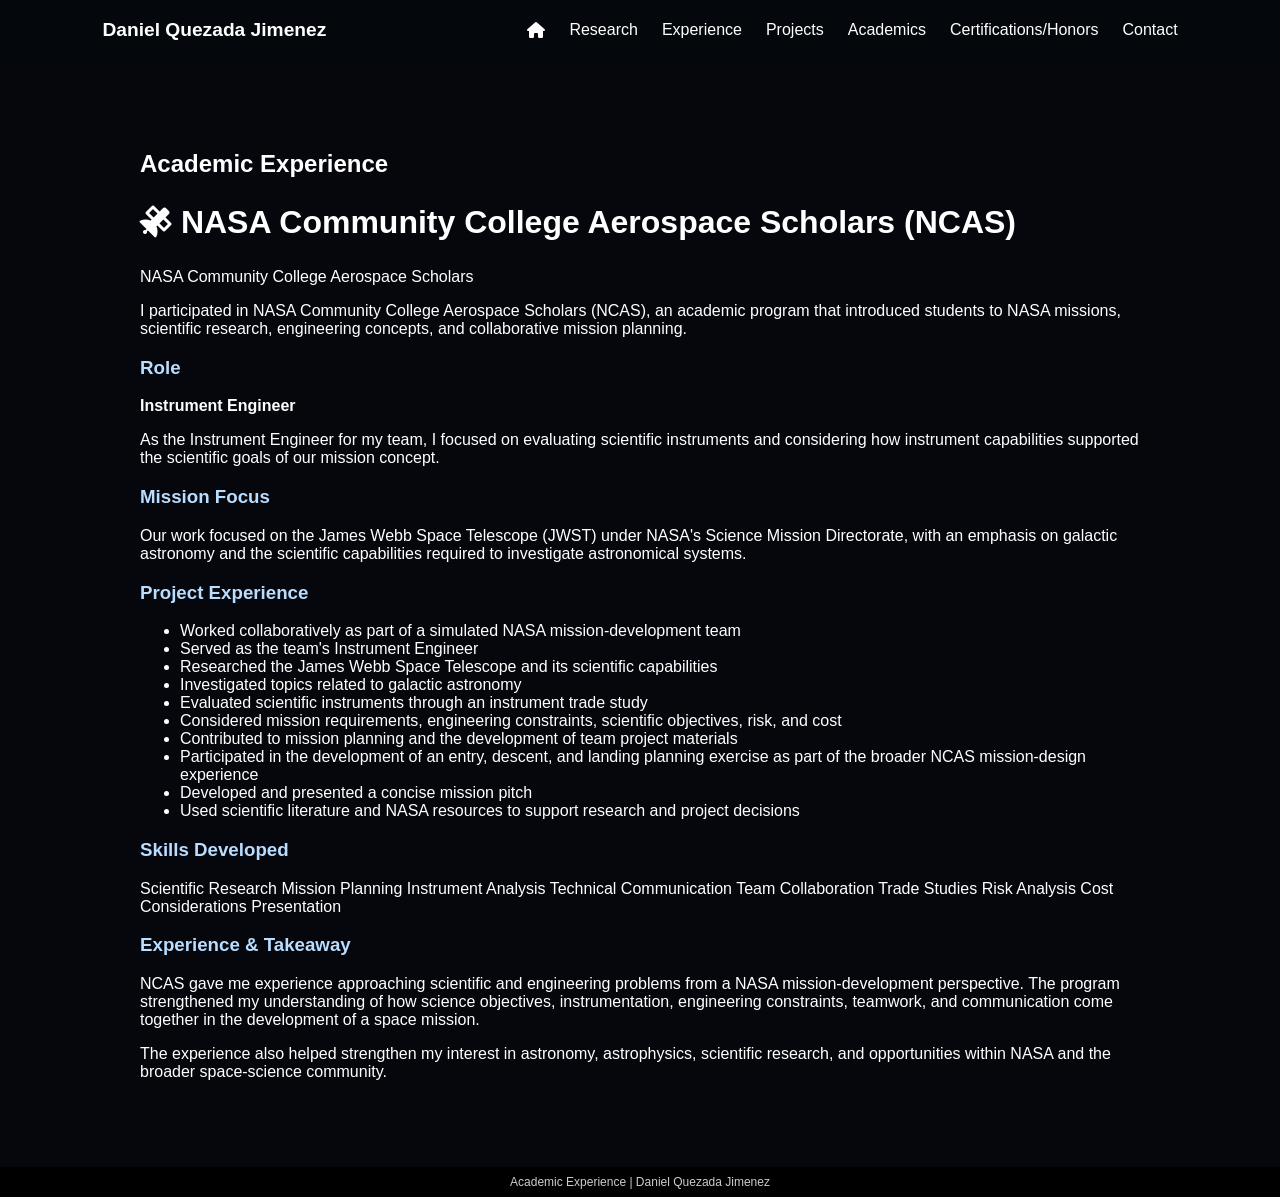
<file: academic-experience.html>
<!DOCTYPE html>
<html lang="en">

<head>
    <meta charset="UTF-8">
    <meta name="viewport" content="width=device-width, initial-scale=1.0">

    <title>Academic Experience | Daniel Quezada Jimenez</title>

    <!-- Font Awesome Icons -->
    <link rel="stylesheet"
          href="https://cdnjs.cloudflare.com/ajax/libs/font-awesome/6.7.2/css/all.min.css">

    <!-- Main CSS -->
    <link rel="stylesheet" href="style.css">
</head>

<body>

    <!-- =========================
         HEADER
         ========================= -->

    <header>
        <nav>

            <div class="logo">
                Daniel Quezada Jimenez
            </div>

            <div class="nav-links">

                <a href="index.html" class="home-link">
                    <i class="fa-solid fa-house"></i>
                </a>

                <a href="research.html">Research</a>
                <a href="experience.html">Experience</a>
                <a href="projects.html">Projects</a>
                <a href="Academics.html">Academics</a>
                <a href="Certifications-Honors.html">Certifications/Honors</a>
                <a href="contact.html">Contact</a>

            </div>

        </nav>
    </header>


    <!-- =========================
         MAIN PAGE
         ========================= -->

    <main>

        <section class="academic-page">

            <h1>Academic Experience</h1>

            <div class="academic-experience">

                <!-- =========================
                     NASA NCAS
                     ========================= -->

                <h2>
                    <i class="fa-solid fa-satellite"></i>
                    NASA Community College Aerospace Scholars (NCAS)
                </h2>

                <p class="academic-program">
                    NASA Community College Aerospace Scholars
                </p>

                <p>
                    I participated in NASA Community College Aerospace Scholars
                    (NCAS), an academic program that introduced students to NASA
                    missions, scientific research, engineering concepts, and
                    collaborative mission planning.
                </p>


                <!-- =========================
                     ROLE
                     ========================= -->

                <h3>Role</h3>

                <p>
                    <strong>Instrument Engineer</strong>
                </p>

                <p>
                    As the Instrument Engineer for my team, I focused on
                    evaluating scientific instruments and considering how
                    instrument capabilities supported the scientific goals
                    of our mission concept.
                </p>


                <!-- =========================
                     MISSION FOCUS
                     ========================= -->

                <h3>Mission Focus</h3>

                <p>
                    Our work focused on the James Webb Space Telescope (JWST)
                    under NASA's Science Mission Directorate, with an emphasis
                    on galactic astronomy and the scientific capabilities
                    required to investigate astronomical systems.
                </p>


                <!-- =========================
                     EXPERIENCE
                     ========================= -->

                <h3>Project Experience</h3>

                <ul>
                    <li>
                        Worked collaboratively as part of a simulated NASA
                        mission-development team
                    </li>

                    <li>
                        Served as the team's Instrument Engineer
                    </li>

                    <li>
                        Researched the James Webb Space Telescope and its
                        scientific capabilities
                    </li>

                    <li>
                        Investigated topics related to galactic astronomy
                    </li>

                    <li>
                        Evaluated scientific instruments through an instrument
                        trade study
                    </li>

                    <li>
                        Considered mission requirements, engineering
                        constraints, scientific objectives, risk, and cost
                    </li>

                    <li>
                        Contributed to mission planning and the development
                        of team project materials
                    </li>

                    <li>
                        Participated in the development of an entry, descent,
                        and landing planning exercise as part of the broader
                        NCAS mission-design experience
                    </li>

                    <li>
                        Developed and presented a concise mission pitch
                    </li>

                    <li>
                        Used scientific literature and NASA resources to
                        support research and project decisions
                    </li>
                </ul>


                <!-- =========================
                     SKILLS
                     ========================= -->

                <h3>Skills Developed</h3>

                <div class="academic-skills">

                    <span>Scientific Research</span>
                    <span>Mission Planning</span>
                    <span>Instrument Analysis</span>
                    <span>Technical Communication</span>
                    <span>Team Collaboration</span>
                    <span>Trade Studies</span>
                    <span>Risk Analysis</span>
                    <span>Cost Considerations</span>
                    <span>Presentation</span>

                </div>


                <!-- =========================
                     TAKEAWAY
                     ========================= -->

                <h3>Experience & Takeaway</h3>

                <p>
                    NCAS gave me experience approaching scientific and
                    engineering problems from a NASA mission-development
                    perspective. The program strengthened my understanding
                    of how science objectives, instrumentation, engineering
                    constraints, teamwork, and communication come together
                    in the development of a space mission.
                </p>

                <p>
                    The experience also helped strengthen my interest in
                    astronomy, astrophysics, scientific research, and
                    opportunities within NASA and the broader space-science
                    community.
                </p>

            </div>

        </section>

    </main>


    <!-- =========================
         FOOTER
         ========================= -->

    <footer>
        <p class="image-credit">
            Academic Experience | Daniel Quezada Jimenez
        </p>
    </footer>

</body>

</html>
</file>
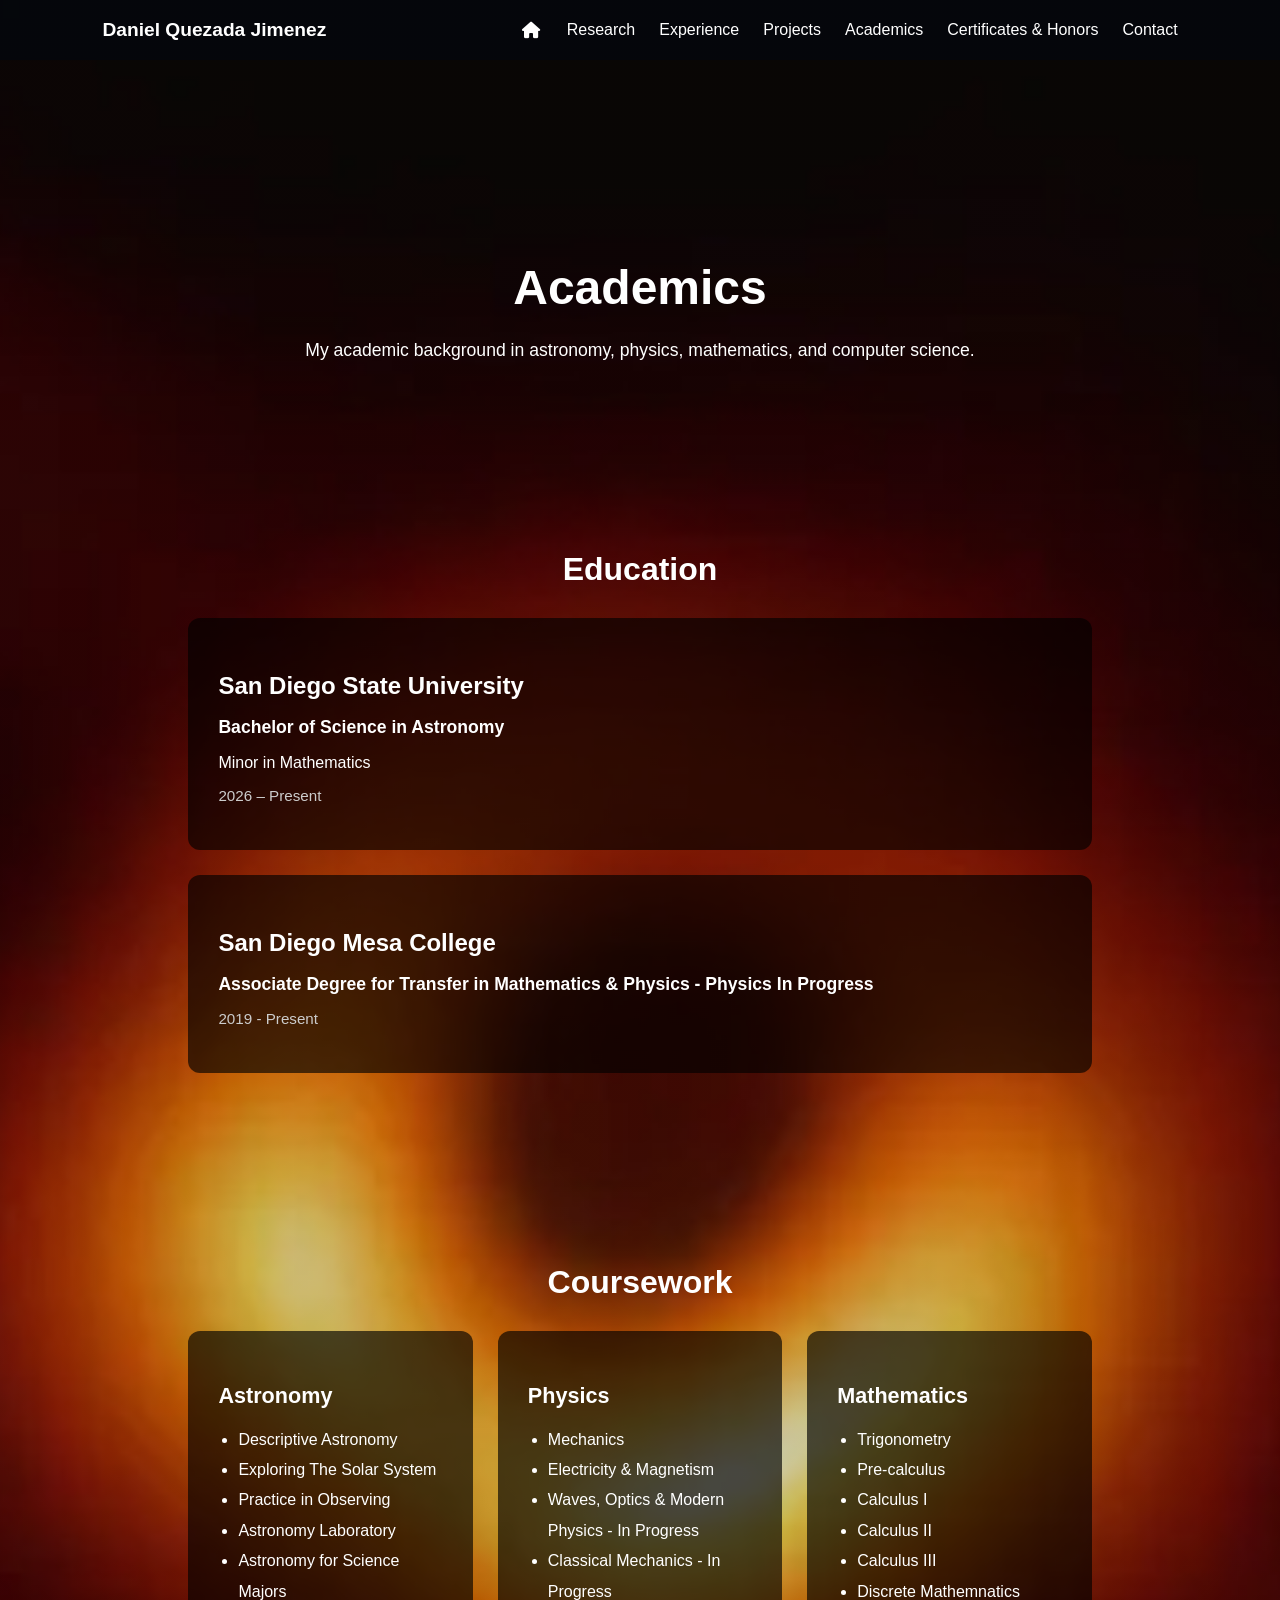
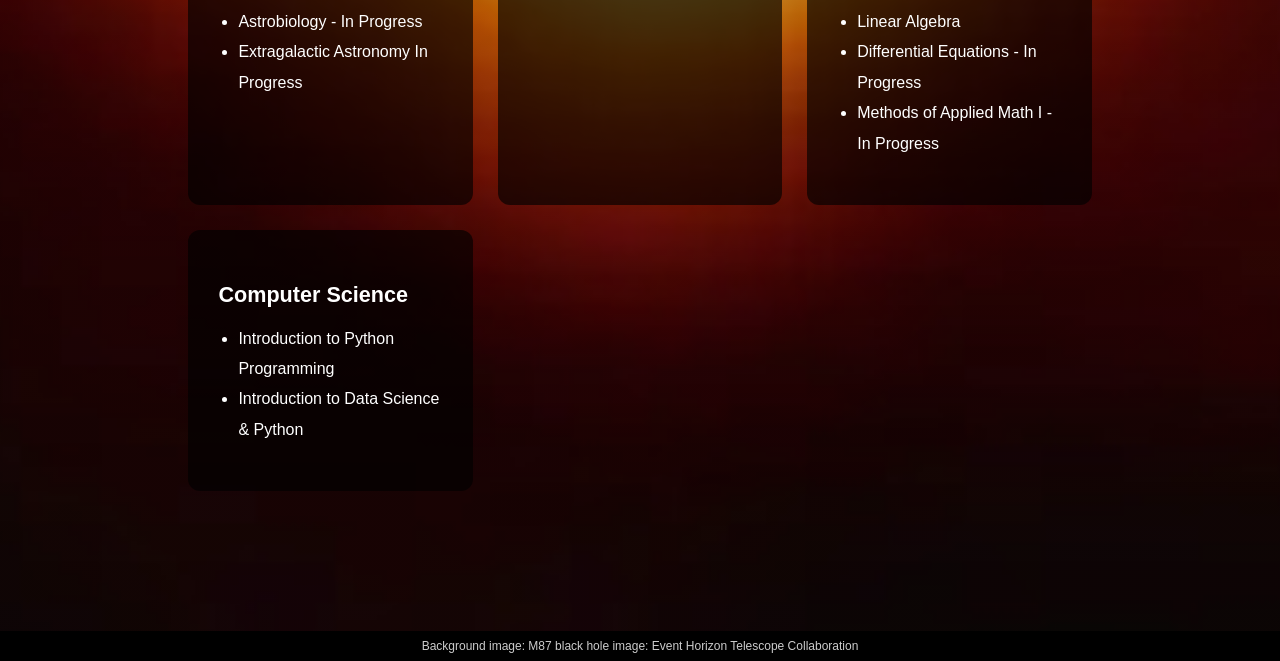
<file: academics.html>
<!DOCTYPE html>
<html lang="en">

<head>
    <meta charset="UTF-8">
    <meta name="viewport" content="width=device-width, initial-scale=1.0">

    <title>Academics | Daniel Quezada Jimenez</title>

                                            <!--MOON FAVICON-->
    
    <link rel="icon" type="image/png" href="Moon-Favicon.png">

                                            <!--FONT AWESOME ICONS-->
    <link rel="stylesheet"
          href="https://cdnjs.cloudflare.com/ajax/libs/font-awesome/6.7.2/css/all.min.css">

                                                <!--MAIN CSS-->
    <link rel="stylesheet" href="style.css">
</head>


<body class="academics-page">

    <header>
        <nav>

            <div class="logo">
                Daniel Quezada Jimenez
            </div>

            <div class="nav-links">

                <a href="index.html" class="home-icon">
                    <i class="fa-solid fa-house"></i>
                </a>

                 <a href="research.html">Research</a>
                <a href="experience.html">Experience</a>
                <a href="projects.html">Projects</a>
                <a href="academics.html">Academics</a>
                <a href="certifications-honors.html">Certificates & Honors</a>
                <a href="contact.html">Contact</a>

            </div>

        </nav>
    </header>


    <main class="academics-container">


                                                 <!--HEADER-->

        <section class="academics-intro">

            <h1>Academics</h1>

            <p>
                My academic background in astronomy, physics, mathematics,
                and computer science.
            </p>

        </section>



                                                  <!--EDUCATION-->

        <section class="education-section">

            <h2>Education</h2>


                                        <!--SDSU-->

            <div class="education-card">

                <h3>San Diego State University</h3>

                <p class="degree">
                    Bachelor of Science in Astronomy
                </p>

                <p class="minor">
                    Minor in Mathematics
                </p>

                <p class="education-date">
                    2026 – Present
                </p>

            </div>



                                            <!--MESA COLLEGE-->

            <div class="education-card">

                <h3>San Diego Mesa College</h3>

                <p class="degree">
                    Associate Degree for Transfer in Mathematics & Physics - Physics In Progress
                </p>

                <p class="education-date">
                    2019 - Present
                </p>

            </div>

        </section>



                                                <!--RELEVANT COURSEWORK-->

        <section class="coursework-section">

            <h2>Coursework</h2>

            <div class="coursework-grid">


                                                    <!--ASTRONOMY-->

                <div class="coursework-card">

                    <h3>Astronomy</h3>

                    <ul>
                        <li>Descriptive Astronomy</li>
                        <li>Exploring The Solar System</li>
                        <li>Practice in Observing</li>
                        <li>Astronomy Laboratory</li>
                        <li>Astronomy for Science Majors</li>
                        <li>Astrobiology - In Progress</li>
                        <li>Extragalactic Astronomy In Progress</li>
                    </ul>

                </div>



                                                   <!--PHYSICS-->

                <div class="coursework-card">

                    <h3>Physics</h3>

                    <ul>
                        <li>Mechanics</li>
                        <li>Electricity & Magnetism</li>
                        <li>Waves, Optics & Modern Physics - In Progress</li>
                        <li>Classical Mechanics - In Progress</li>
                    </ul>

                </div>



                                            <!--MATHEMATICS-->

                <div class="coursework-card">

                    <h3>Mathematics</h3>

                    <ul>
                        <li>Trigonometry</li>
                        <li>Pre-calculus</li>
                        <li>Calculus I</li>
                        <li>Calculus II</li>
                        <li>Calculus III</li>
                        <li>Discrete Mathemnatics</li>
                        <li>Linear Algebra</li>
                        <li>Differential Equations - In Progress</li>
                        <li>Methods of Applied Math I - In Progress</li>
                    </ul>

                </div>



                                           <!--COMPUTER SCIENCE-->

                <div class="coursework-card">

                    <h3>Computer Science</h3>

                    <ul>
                        <li>Introduction to Python Programming</li>
                        <li>Introduction to Data Science & Python
                    </ul>

                </div>

            </div>

        </section>

    </main>



                                         <!--FOOTER-->

    <footer>
        
        <p class="image-credit">
            Background image: M87 black hole image: Event Horizon Telescope Collaboration
        </p>

    </footer>
        
</body>

</html>
</file>
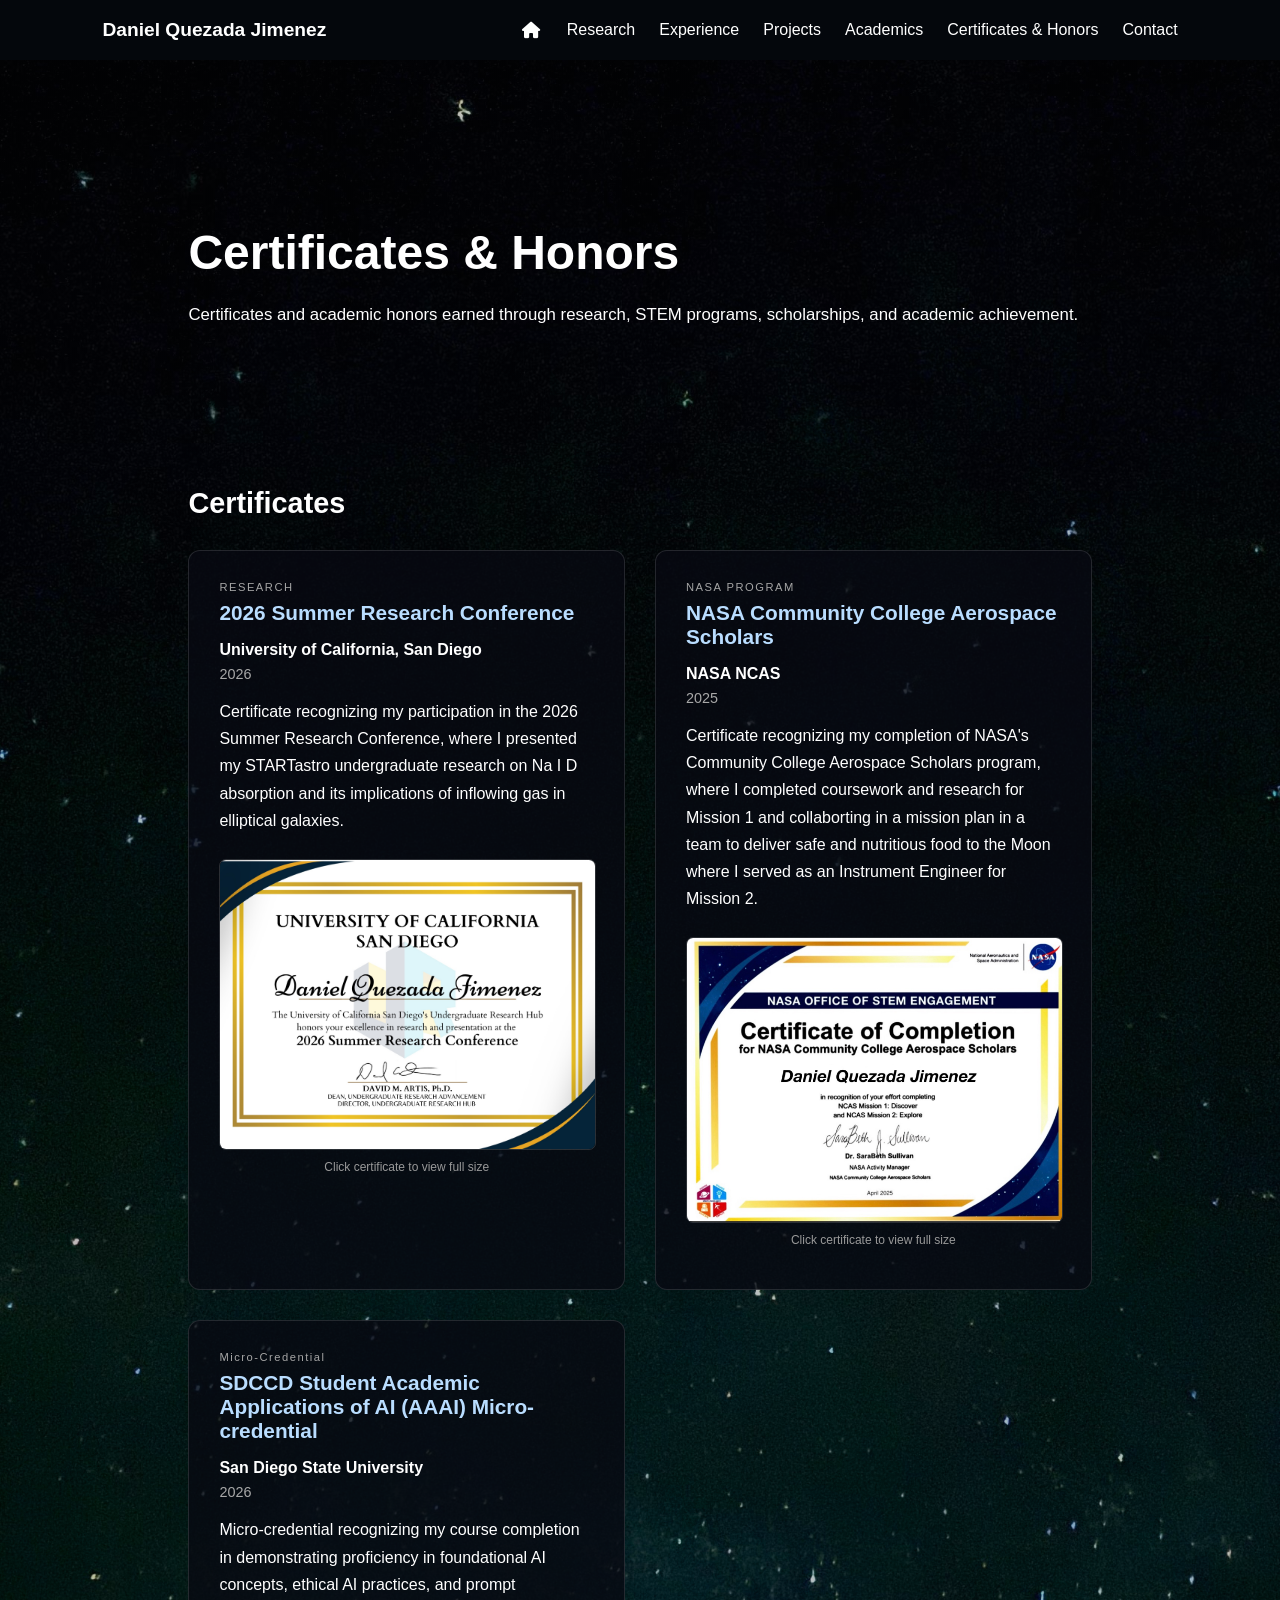
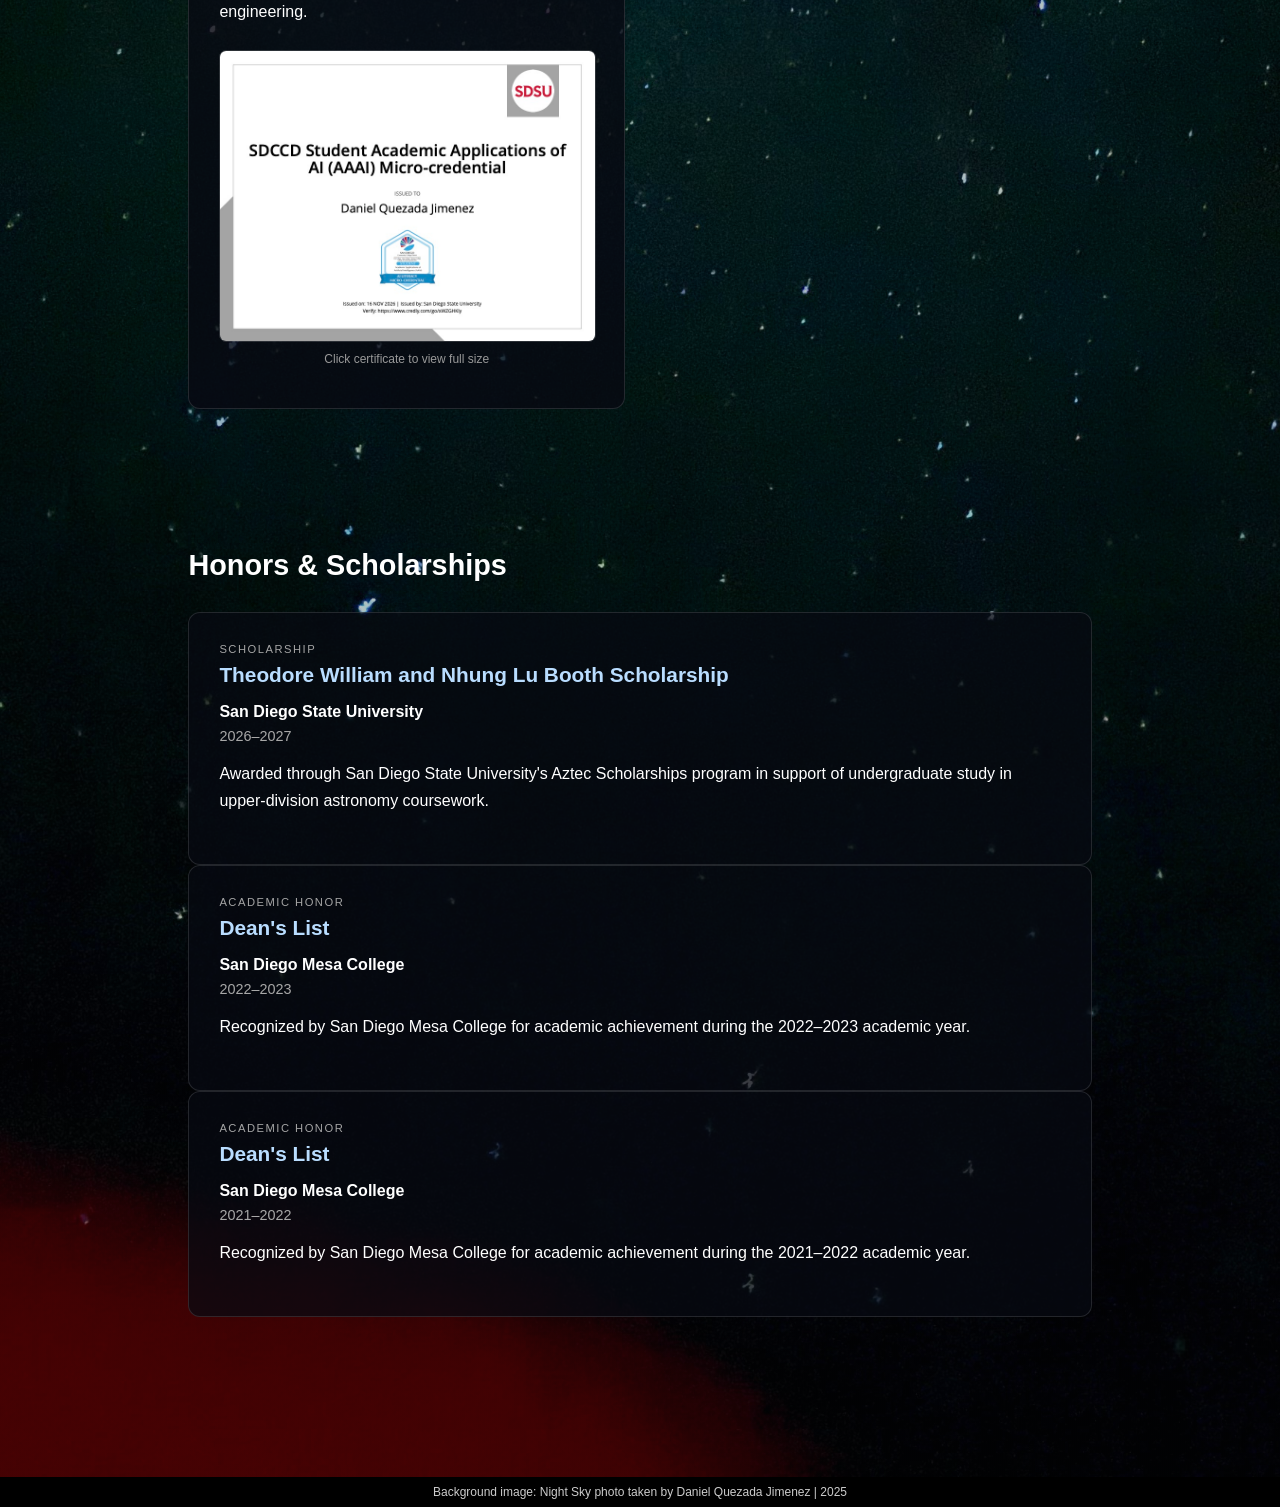
<file: certifications-honors.html>
<!DOCTYPE html>
<html lang="en">

<head>
    <meta charset="UTF-8">
    <meta name="viewport" content="width=device-width, initial-scale=1.0">

    <title>Certificates & Honors | Daniel Quezada Jimenez</title>
    

                                     <!--MOON FAVICON-->
    
    <link rel="icon" type="image/png" href="Moon-Favicon.png">


                                    <!--FONT AWESOME ICONS-->
    
    <link rel="stylesheet"
          href="https://cdnjs.cloudflare.com/ajax/libs/font-awesome/6.7.2/css/all.min.css">

                                       <!--MAIN CSS-->  
    
    <link rel="stylesheet" href="style.css">
</head>



                                            <!--HEADER-->
<body>

    <header>
        <nav>

            <div class="logo">
                Daniel Quezada Jimenez
            </div>

            <div class="nav-links">

                <a href="index.html" class="home-icon">
                    <i class="fa-solid fa-house"></i>
                </a>

                <a href="research.html">Research</a>
                <a href="experience.html">Experience</a>
                <a href="projects.html">Projects</a>
                <a href="academics.html">Academics</a>
                <a href="certifications-honors.html">Certificates & Honors</a>
                <a href="contact.html">Contact</a>

            </div>

        </nav>
    </header>


    <main class="credentials-page">

                                            <!--INTRODUCTION-->

        <section class="credentials-intro">

            <h1>
                Certificates & Honors
            </h1>

            <p>
                Certificates and academic honors earned through research,
                STEM programs, scholarships, and academic achievement.
            </p>

        </section>



                                             <!--CERTIFICATES-->

        <section class="credentials-section">

            <div class="credentials-heading">

                <div>

                    <h2>
                        Certificates
                    </h2>

                </div>

            </div>


            <div class="certificate-grid">


                                     <!-- 2026 SUMMER RESEARCH CONFERENCE -->

                <article class="certificate-card">

                    <div class="certificate-text">

                        <p class="credential-type">
                            RESEARCH
                        </p>

                        <h3>
                            2026 Summer Research Conference
                        </h3>

                        <p class="credential-organization">
                            University of California, San Diego
                        </p>

                        <p class="credential-date">
                            2026
                        </p>

                        <p class="credential-description">
                            Certificate recognizing my participation in the
                            2026 Summer Research Conference, where I presented
                            my STARTastro undergraduate research on Na I D absorption and
                            its implications of inflowing gas in elliptical galaxies.
                        </p>

                    </div>


                    <div class="certificate-preview">

                        <a href="SRC Certificate.jpg"
                           target="_blank">

                            <img src="SRC Certificate.jpg"
                                 alt="2026 Summer Research Conference Certificate">

                        </a>

                        <p class="certificate-caption">
                            Click certificate to view full size
                        </p>

                    </div>

                </article>



                                             <!-- NASA NCAS -->

                <article class="certificate-card">

                    <div class="certificate-text">

                        <p class="credential-type">
                            NASA PROGRAM
                        </p>

                        <h3>
                            NASA Community College Aerospace Scholars
                        </h3>

                        <p class="credential-organization">
                            NASA NCAS
                        </p>

                        <p class="credential-date">
                            2025
                        </p>

                        <p class="credential-description">
                            Certificate recognizing my completion of NASA's
                            Community College Aerospace Scholars program,
                            where I completed coursework and research for Mission 1 and collaborting in a mission
                            plan in a team to deliver safe and nutritious food to the Moon where
                            I served as an Instrument Engineer for Mission 2.
                        </p>

                    </div>


                    <div class="certificate-preview">

                        <a href="NASA NCAS Certificate.jpg"
                           target="_blank">

                            <img src="NASA NCAS Certificate.jpg"
                                 alt="NASA Community College Aerospace Scholars Certificate">

                        </a>

                        <p class="certificate-caption">
                            Click certificate to view full size
                        </p>

                    </div>

                </article>


                                           <!-- AAAI Micro-Credential -->

                <article class="certificate-card">

                    <div class="certificate-text">

                        <p class="credential-type">
                            Micro-Credential 
                        </p>

                        <h3>
                           SDCCD Student Academic Applications of AI (AAAI) Micro-credential
                        </h3>

                        <p class="credential-organization">
                            San Diego State University
                        </p>

                        <p class="credential-date">
                            2026
                        </p>

                        <p class="credential-description">
                            Micro-credential recognizing my course completion in
                            demonstrating proficiency in foundational AI concepts, ethical AI 
                            practices, and prompt engineering.
                        </p>

                    </div>


                    <div class="certificate-preview">

                        <a href="SDCCDStudentAcademicApplicationsofAIAAAIMicro-Credential_Badge.jpg"
                           target="_blank">

                            <img src="SDCCDStudentAcademicApplicationsofAIAAAIMicro-Credential_Badge.jpg"
                                 alt="">

                        </a>

                        <p class="certificate-caption">
                            Click certificate to view full size
                        </p>

                    </div>

                </article>



                


            </div>

        </section>



                               <!--HONORS & SCHOLARSHIPS-->

        <section class="credentials-section">

            <div class="credentials-heading">

                <div>

                    <h2>
                        Honors & Scholarships
                    </h2>

                </div>

            </div>


                                <!--THEODORE WILLIAM AND NHUNG LU BOOTH SCHOLARSHIP-->

            <article class="honor-card">

                <div>

                    <p class="credential-type">
                        SCHOLARSHIP
                    </p>

                    <h3>
                        Theodore William and Nhung Lu Booth Scholarship
                    </h3>

                    <p class="credential-organization">
                        San Diego State University
                    </p>

                    <p class="credential-date">
                        2026–2027
                    </p>

                    <p class="credential-description">
                        Awarded through San Diego State University's
                        Aztec Scholarships program in support of undergraduate
                        study in upper-division astronomy coursework.
                    </p>

                </div>

            </article>



                                         <!--2022-2023 DEAN'S LIST-->

            <article class="honor-card">

                <div>

                    <p class="credential-type">
                        ACADEMIC HONOR
                    </p>

                    <h3>
                        Dean's List
                    </h3>

                    <p class="credential-organization">
                        San Diego Mesa College
                    </p>

                    <p class="credential-date">
                        2022–2023
                    </p>

                    <p class="credential-description">
                        Recognized by San Diego Mesa College for
                        academic achievement during the 2022–2023
                        academic year.
                    </p>

                </div>

            </article>



                                             <!--2021-2022 DEAN'S LIST-->

            <article class="honor-card">

                <div>

                    <p class="credential-type">
                        ACADEMIC HONOR
                    </p>

                    <h3>
                        Dean's List
                    </h3>

                    <p class="credential-organization">
                        San Diego Mesa College
                    </p>

                    <p class="credential-date">
                        2021–2022
                    </p>

                    <p class="credential-description">
                        Recognized by San Diego Mesa College for
                        academic achievement during the 2021–2022
                        academic year.
                    </p>

                </div>

            </article>


        </section>


    </main>



                                                <!--FOOTER-->

    <footer>

        <p class="image-credit">
            Background image: Night Sky photo taken by Daniel Quezada Jimenez  | 2025
        </p>

    </footer>


</body>

</html>
</file>
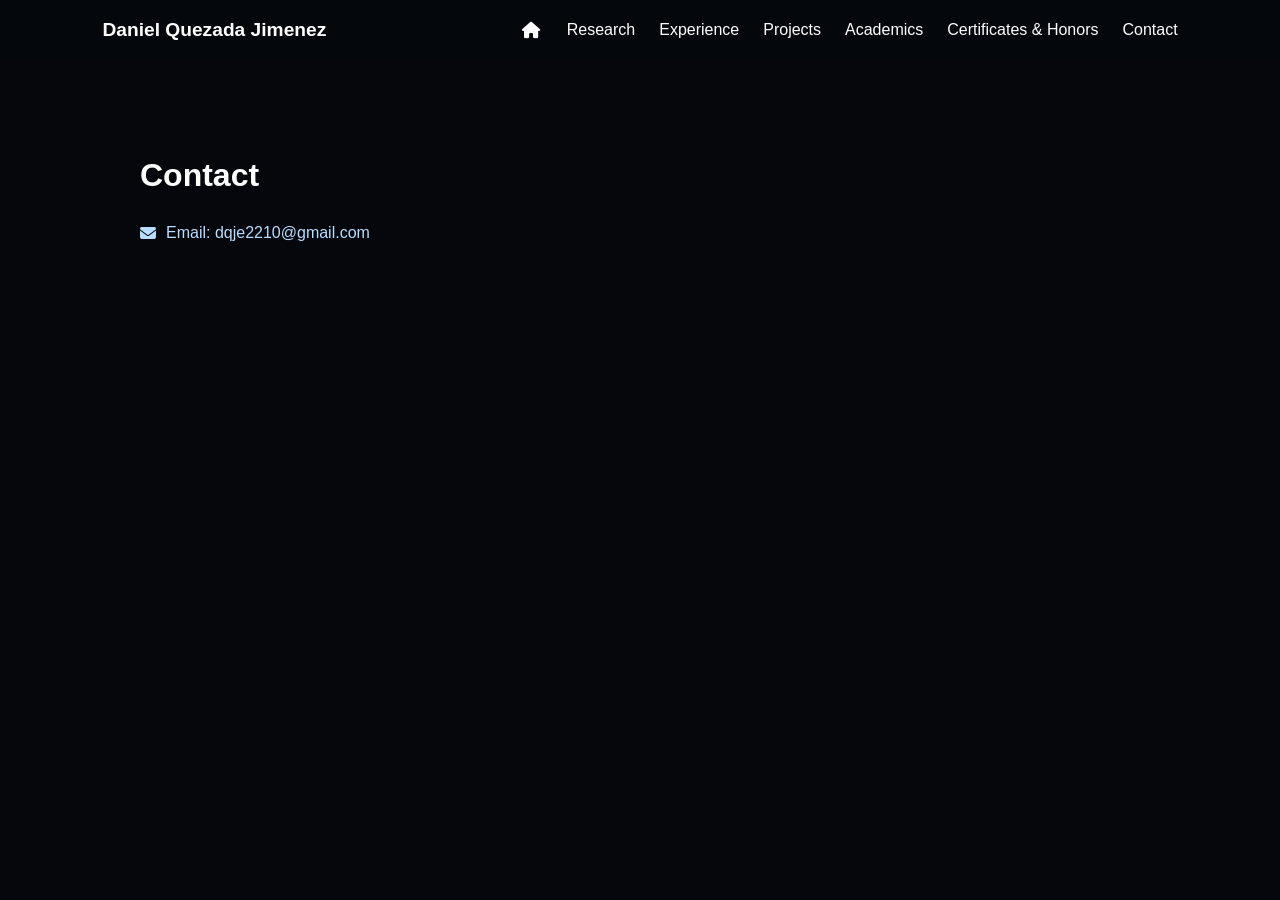
<file: contact.html>
<!DOCTYPE html>
<html lang="en">

<head>
    <meta charset="UTF-8">
    <meta name="viewport" content="width=device-width, initial-scale=1.0">

    <title>Contact | Daniel Quezada Jimenez</title>
    

                                    <!--MOON FAVICON-->
    
    <link rel="icon" type="image/png" href="Moon-Favicon.png">


                                <!--FONT AWESOME ICONS-->
    
    <link rel="stylesheet"
          href="https://cdnjs.cloudflare.com/ajax/libs/font-awesome/6.7.2/css/all.min.css">

                                       <!--MAIN CSS-->  
    
    <link rel="stylesheet" href="style.css">
</head>

                                                <!--HEADER-->
    
    <body>

    <header>
        <nav>
            <div class="logo">
                Daniel Quezada Jimenez
            </div>

            <div class="nav-links">
                <a href="index.html" class="home-icon">
                    <i class="fa-solid fa-house"></i>
                </a>

                <a href="research.html">Research</a>
                <a href="experience.html">Experience</a>
                <a href="projects.html">Projects</a>
                 <a href="academics.html">Academics</a>
                <a href="certifications-honors.html">Certificates & Honors</a>
                <a href="contact.html">Contact</a>
            
            </div>
        </nav>
    </header>

                                                <!--CONTACT-->
    
    <main>

        <section class="contact-page">

            <h1>Contact</h1>

            <div class="contact-links">

                <a href="mailto:dqje2210@gmail.com">
                    <i class="fa-solid fa-envelope"></i>
                    Email: dqje2210@gmail.com
                </a>

            </div>

        </section>

    </main>

</body>

</html>
</file>
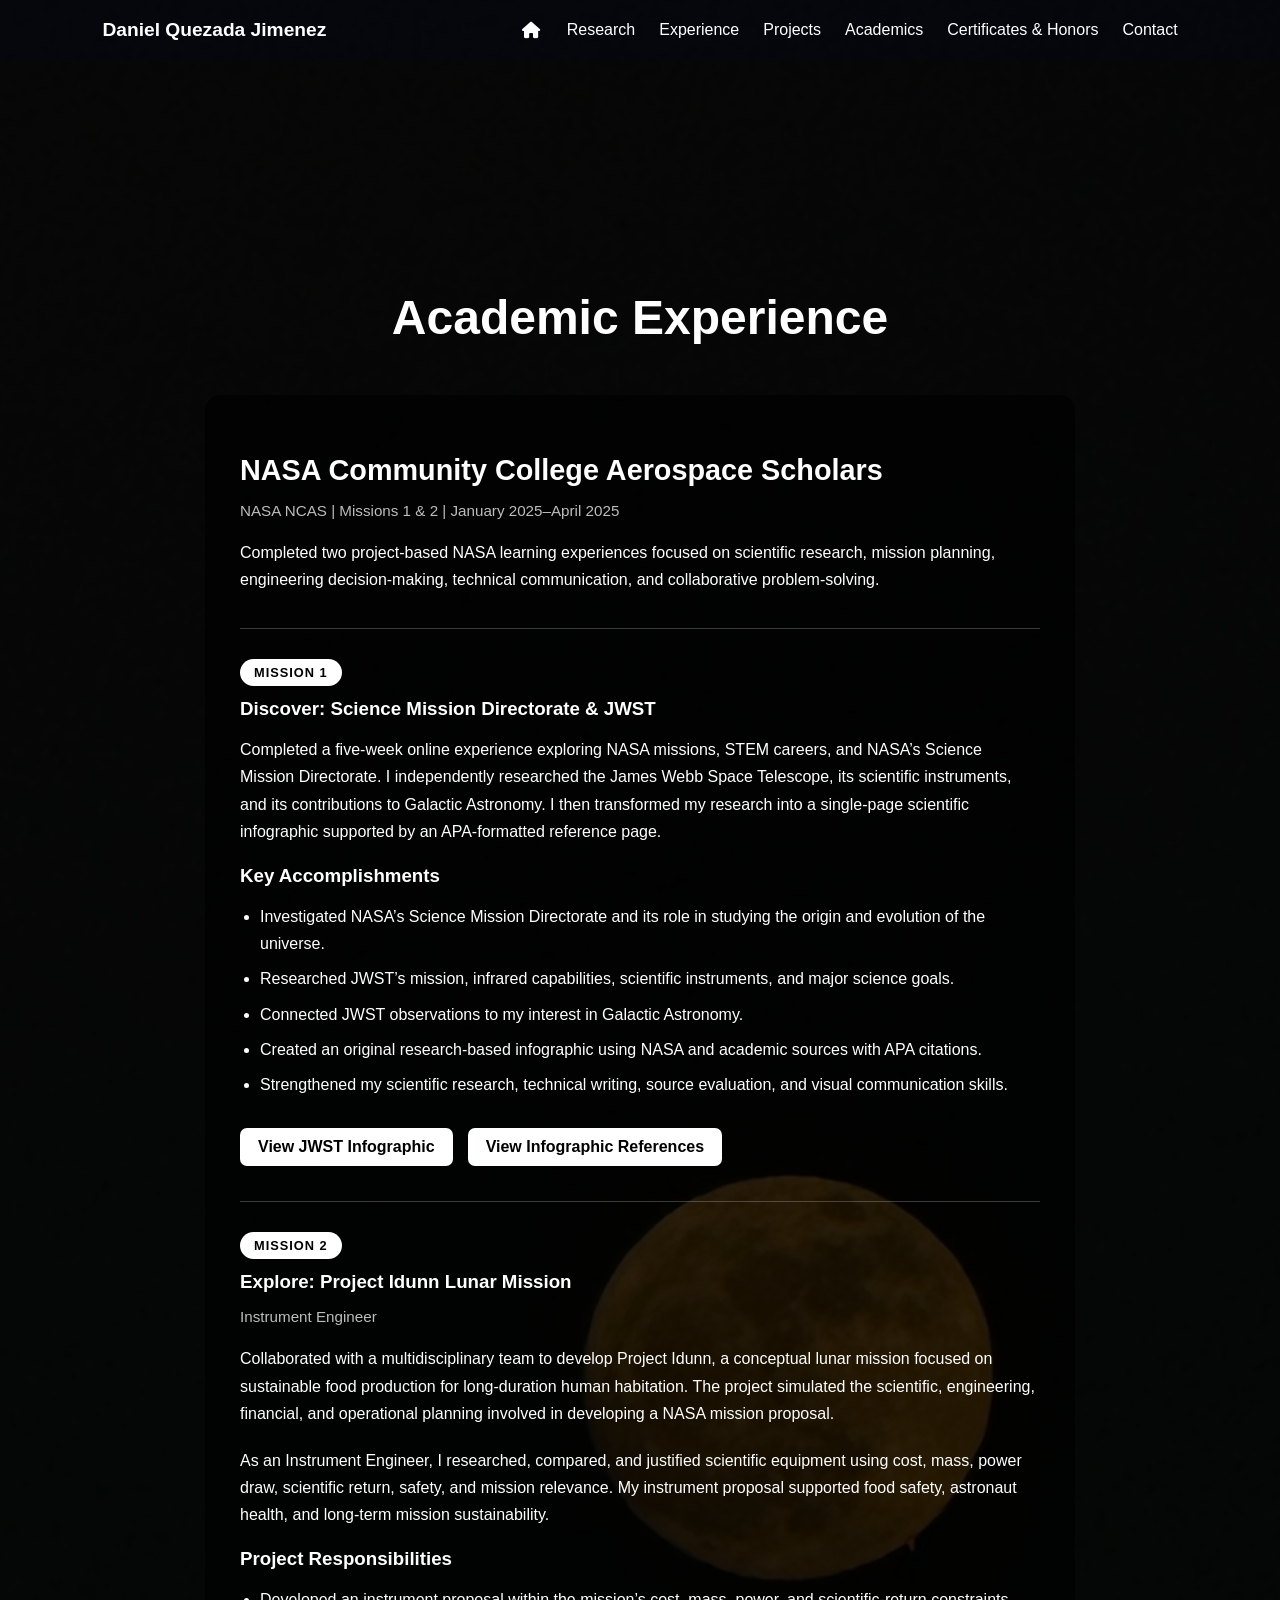
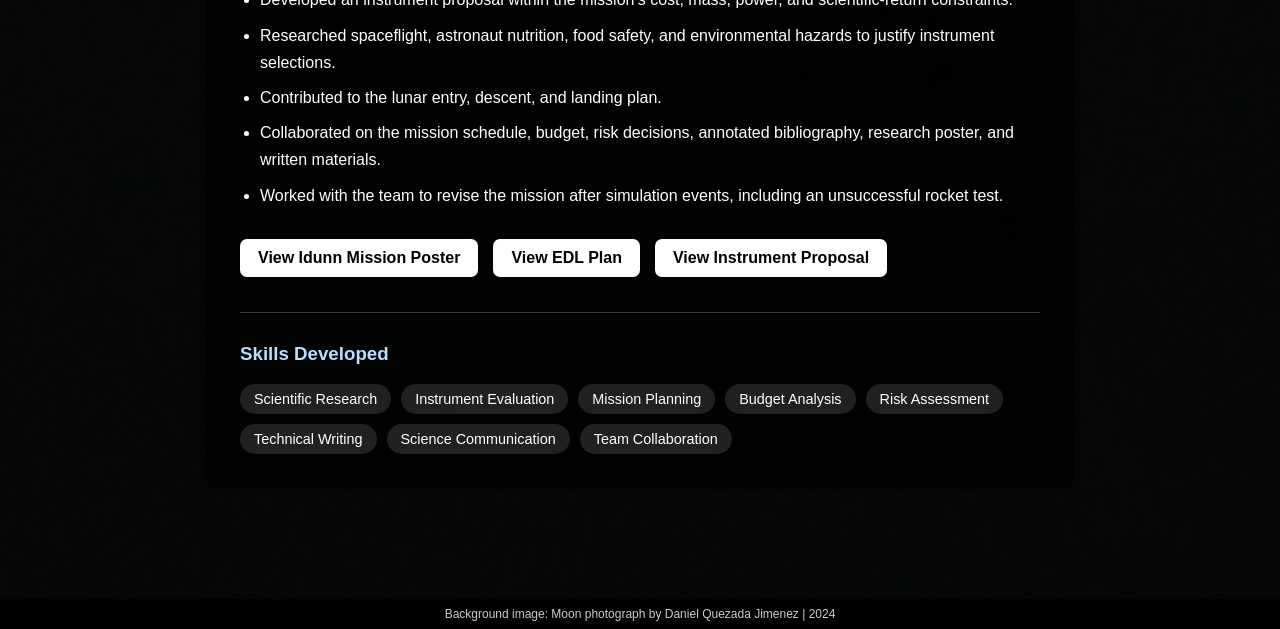
<file: experience.html>
<!DOCTYPE html>
<html lang="en">

<head>
    <meta charset="UTF-8">
    <meta name="viewport" content="width=device-width, initial-scale=1.0">

    <title>Experience | Daniel Quezada Jimenez</title>


                                    <!--MOON FAVICON-->
    
    <link rel="icon" type="image/png" href="Moon-Favicon.png">


                                        <!--FONT AWESOME ICONS-->
    <link rel="stylesheet"
          href="https://cdnjs.cloudflare.com/ajax/libs/font-awesome/6.7.2/css/all.min.css">

                                            <!--MAIN CSS-->
    <link rel="stylesheet" href="style.css">
</head>


<body class="experience-page">

                                             <!--HEADER-->

    <header>

        <nav>

            <div class="logo">
                Daniel Quezada Jimenez
            </div>


            <div class="nav-links">

                <a href="index.html"
                   class="home-icon"
                   aria-label="Home">

                    <i class="fa-solid fa-house"></i>

                </a>

                <a href="research.html">Research</a>
                <a href="experience.html">Experience</a>
                <a href="projects.html">Projects</a>
                <a href="academics.html">Academics</a>
                <a href="certifications-honors.html">
                    Certificates &amp; Honors
                </a>
                <a href="contact.html">Contact</a>

            </div>

        </nav>

    </header>



                                                 <!--EXPERIENCE-->

    <main class="projects-page">


        <section class="projects-section">


            <div class="projects-heading">

                <h1>
                    Academic Experience
                </h1>

            </div>



                                                 <!--NCAS CARD-->

            <div class="project-card experience-project-card">


                <div class="project-content">



                    <h2>
                        NASA Community College Aerospace Scholars
                    </h2>



                    <p class="project-type">
                        NASA NCAS | Missions 1 &amp; 2 |
                        January 2025–April 2025
                    </p>


                    <p class="project-description">

                        Completed two project-based NASA learning
                        experiences focused on scientific research,
                        mission planning, engineering decision-making,
                        technical communication, and collaborative
                        problem-solving.

                    </p>



                                             <!--MISSION 1-->

                    <div class="experience-mission">


                        <p class="experience-mission-label">
                            Mission 1
                        </p>


                        <h3>
                            Discover: Science Mission Directorate
                            &amp; JWST
                        </h3>


                        <p class="project-description">

                            Completed a five-week online experience
                            exploring NASA missions, STEM careers,
                            and NASA’s Science Mission Directorate.
                            I independently researched the James Webb
                            Space Telescope, its scientific instruments,
                            and its contributions to Galactic Astronomy.
                            I then transformed my research into a
                            single-page scientific infographic supported
                            by an APA-formatted reference page.

                        </p>


                                                <!--KEY ACCOMPLISHMENTS-->

                        <div class="project-highlights">

                            <h3>
                                Key Accomplishments
                            </h3>


                            <ul>

                                <li>
                                    Investigated NASA’s Science Mission
                                    Directorate and its role in studying
                                    the origin and evolution of the
                                    universe.
                                </li>

                                <li>
                                    Researched JWST’s mission, infrared
                                    capabilities, scientific instruments,
                                    and major science goals.
                                </li>

                                <li>
                                    Connected JWST observations to my
                                    interest in Galactic Astronomy.
                                </li>

                                <li>
                                    Created an original research-based
                                    infographic using NASA and academic
                                    sources with APA citations.
                                </li>

                                <li>
                                    Strengthened my scientific research,
                                    technical writing, source evaluation,
                                    and visual communication skills.
                                </li>

                            </ul>

                        </div>



                                                     <!--LINKS-->

                        <div class="project-links">

                            <a href="Mission JWST Infographic Final.pdf"
                               target="_blank"
                               rel="noopener"
                               class="project-button">

                                View JWST Infographic

                            </a>


                            <a href="Mission JWST Infographic References Final.pdf"
                               target="_blank"
                               rel="noopener"
                               class="project-button">

                                View Infographic References

                            </a>

                        </div>

                    </div>



                                                <!--MISSION 2-->

                    <div class="experience-mission">

                        <p class="experience-mission-label">
                            Mission 2
                        </p>


                        <h3>
                            Explore: Project Idunn Lunar Mission
                        </h3>

                        <p class="project-type">
                        Instrument Engineer
                       </p>


                        <p class="project-description">

                            Collaborated with a multidisciplinary team
                            to develop Project Idunn, a conceptual lunar
                            mission focused on sustainable food production
                            for long-duration human habitation. The project
                            simulated the scientific, engineering,
                            financial, and operational planning involved
                            in developing a NASA mission proposal.

                        </p>


                        <p class="project-description">

                            As an Instrument Engineer, I researched,
                            compared, and justified scientific equipment
                            using cost, mass, power draw, scientific
                            return, safety, and mission relevance. My
                            instrument proposal supported food safety,
                            astronaut health, and long-term mission
                            sustainability.

                        </p>

                        </div>



                                             <!--PROJECT RESPONSIBILITIES-->

                        <div class="project-highlights">

                            <h3>
                                Project Responsibilities
                            </h3>


                            <ul>

                                <li>
                                    Developed an instrument proposal
                                    within the mission’s cost, mass,
                                    power, and scientific-return
                                    constraints.
                                </li>

                                <li>
                                    Researched spaceflight, astronaut
                                    nutrition, food safety, and
                                    environmental hazards to justify
                                    instrument selections.
                                </li>

                                <li>
                                    Contributed to the lunar entry,
                                    descent, and landing plan.
                                </li>

                                <li>
                                    Collaborated on the mission schedule,
                                    budget, risk decisions, annotated
                                    bibliography, research poster, and
                                    written materials.
                                </li>

                                <li>
                                    Worked with the team to revise the
                                    mission after simulation events,
                                    including an unsuccessful rocket test.
                                </li>

                            </ul>

                        </div>



                                                        <!--LINKS-->

                        <div class="project-links">

                            <a href="Idunn Poster.pdf"
                               target="_blank"
                               rel="noopener"
                               class="project-button">

                                View Idunn Mission Poster

                            </a>


                            <a href="EDL Plan.pdf"
                               target="_blank"
                               rel="noopener"
                               class="project-button">

                                View EDL Plan

                            </a>


                            <a href="Scientific Instruments Suggestions.pdf"
                               target="_blank"
                               rel="noopener"
                               class="project-button">

                                View Instrument Proposal

                            </a>

                        </div>

                    </div>



                                             <!--SKILLS DEVELOPED-->

                    

                    <div class="experience-mission experience-skills-section">

                        <h3>
                            Skills Developed
                        </h3>


                        <div class="project-tags">

                            <span>
                                Scientific Research
                            </span>

                            <span>
                                Instrument Evaluation
                            </span>

                            <span>
                                Mission Planning
                            </span>

                            <span>
                                Budget Analysis
                            </span>

                            <span>
                                Risk Assessment
                            </span>

                            <span>
                                Technical Writing
                            </span>

                            <span>
                                Science Communication
                            </span>

                            <span>
                                Team Collaboration
                            </span>

                        </div>

                    </div>


                </div>

            </div>


        </section>


    </main>



                                                    <!--FOOTER-->

    <footer>

        <p class="image-credit">
            Background image: Moon photograph by
            Daniel Quezada Jimenez | 2024
        </p>

    </footer>


</body>

</html>
</file>
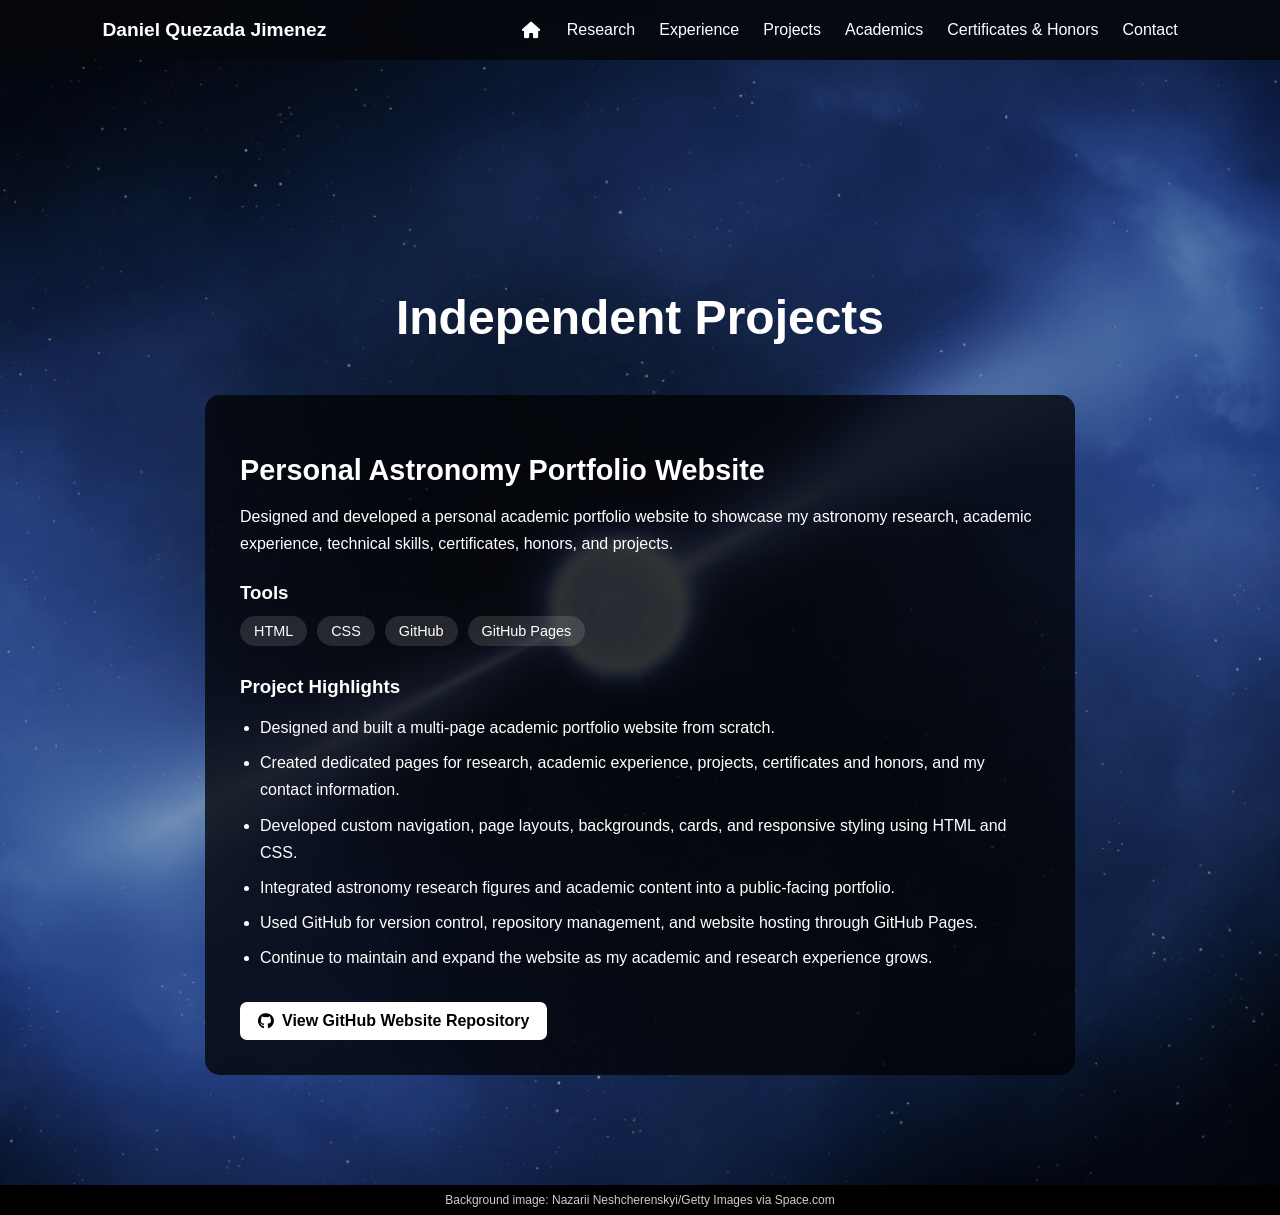
<file: projects.html>
<!DOCTYPE html>
<html lang="en">

<head>
    <meta charset="UTF-8">
    <meta name="viewport" content="width=device-width, initial-scale=1.0">

    <title>Projects | Daniel Quezada Jimenez</title>
                               
    
                                            <!--MOON FAVICON-->
    
    <link rel="icon" type="image/png" href="Moon-Favicon.png">

                                            <!--FONT AWESOME ICONS-->
    <link rel="stylesheet"
          href="https://cdnjs.cloudflare.com/ajax/libs/font-awesome/6.7.2/css/all.min.css">

                                                <!--MAIN CSS-->
    <link rel="stylesheet" href="style.css">
</head>


<body class="projects-body">

                                                <!--HEADER-->

    <header>

        <nav>

            <div class="logo">
                Daniel Quezada Jimenez
            </div>


            <div class="nav-links">

                 <a href="index.html" class="home-icon">
                    <i class="fa-solid fa-house"></i>
                </a>
                
                <a href="research.html">Research</a>
                <a href="experience.html">Experience</a>
                <a href="projects.html">Projects</a>
                <a href="academics.html">Academics</a>
                <a href="certifications-honors.html">Certificates & Honors</a>
                <a href="contact.html">Contact</a>
                
            </div>

        </nav>

    </header>



                                                 <!--PROJECTS-->

    <main class="projects-page">


        <section class="projects-section">


            <div class="projects-heading">

                <h1>
                    Independent Projects
                </h1>

            </div>



            <!--PROJECT CARD-->

            <div class="project-card">


                <div class="project-content">



                    <h2>
                        Personal Astronomy Portfolio Website
                    </h2>


                                                <!--DESCRIPTION-->

                    <p class="project-description">

                        Designed and developed a personal academic
                        portfolio website to showcase my astronomy
                        research, academic experience, technical skills,
                        certificates, honors, and projects.

                    </p>



                                                <!--TOOLS-->

                    <div class="project-details">

                        <h3>
                            Tools
                        </h3>


                        <div class="project-tags">

                            <span>
                                HTML
                            </span>

                            <span>
                                CSS
                            </span>

                            <span>
                                GitHub
                            </span>

                            <span>
                                GitHub Pages
                            </span>

                        </div>

                    </div>



                                                <!--PROJECT HIGHLIGHTS-->

                    <div class="project-highlights">

                        <h3>
                            Project Highlights
                        </h3>


                        <ul>

                            <li>
                                Designed and built a multi-page
                                academic portfolio website from scratch.
                            </li>

                            <li>
                                Created dedicated pages for research,
                                academic experience, projects,
                                certificates and honors, and my contact
                                information.
                            </li>

                            <li>
                                Developed custom navigation, page
                                layouts, backgrounds, cards, and
                                responsive styling using HTML and CSS.
                            </li>

                            <li>
                                Integrated astronomy research figures
                                and academic content into a
                                public-facing portfolio.
                            </li>

                            <li>
                                Used GitHub for version control,
                                repository management, and website
                                hosting through GitHub Pages.
                            </li>

                            <li>
                                Continue to maintain and expand the
                                website as my academic and research
                                experience grows.
                            </li>

                        </ul>

                    </div>



                                                <!--LINKS-->

                    <div class="project-links">

                        <a href="https://github.com/danielqje/danielqje.github.io"
                           target="_blank"
                           class="project-button">

                            <i class="fa-brands fa-github"></i>

                            View GitHub Website Repository

                        </a>

                    </div>


                </div>

            </div>


        </section>


    </main>



                                                    <!--FOOTER-->

    <footer>
        
        <p class="image-credit">
            Background image: Nazarii Neshcherenskyi/Getty Images via Space.com
        </p>

    </footer>


</body>

</html>
</file>
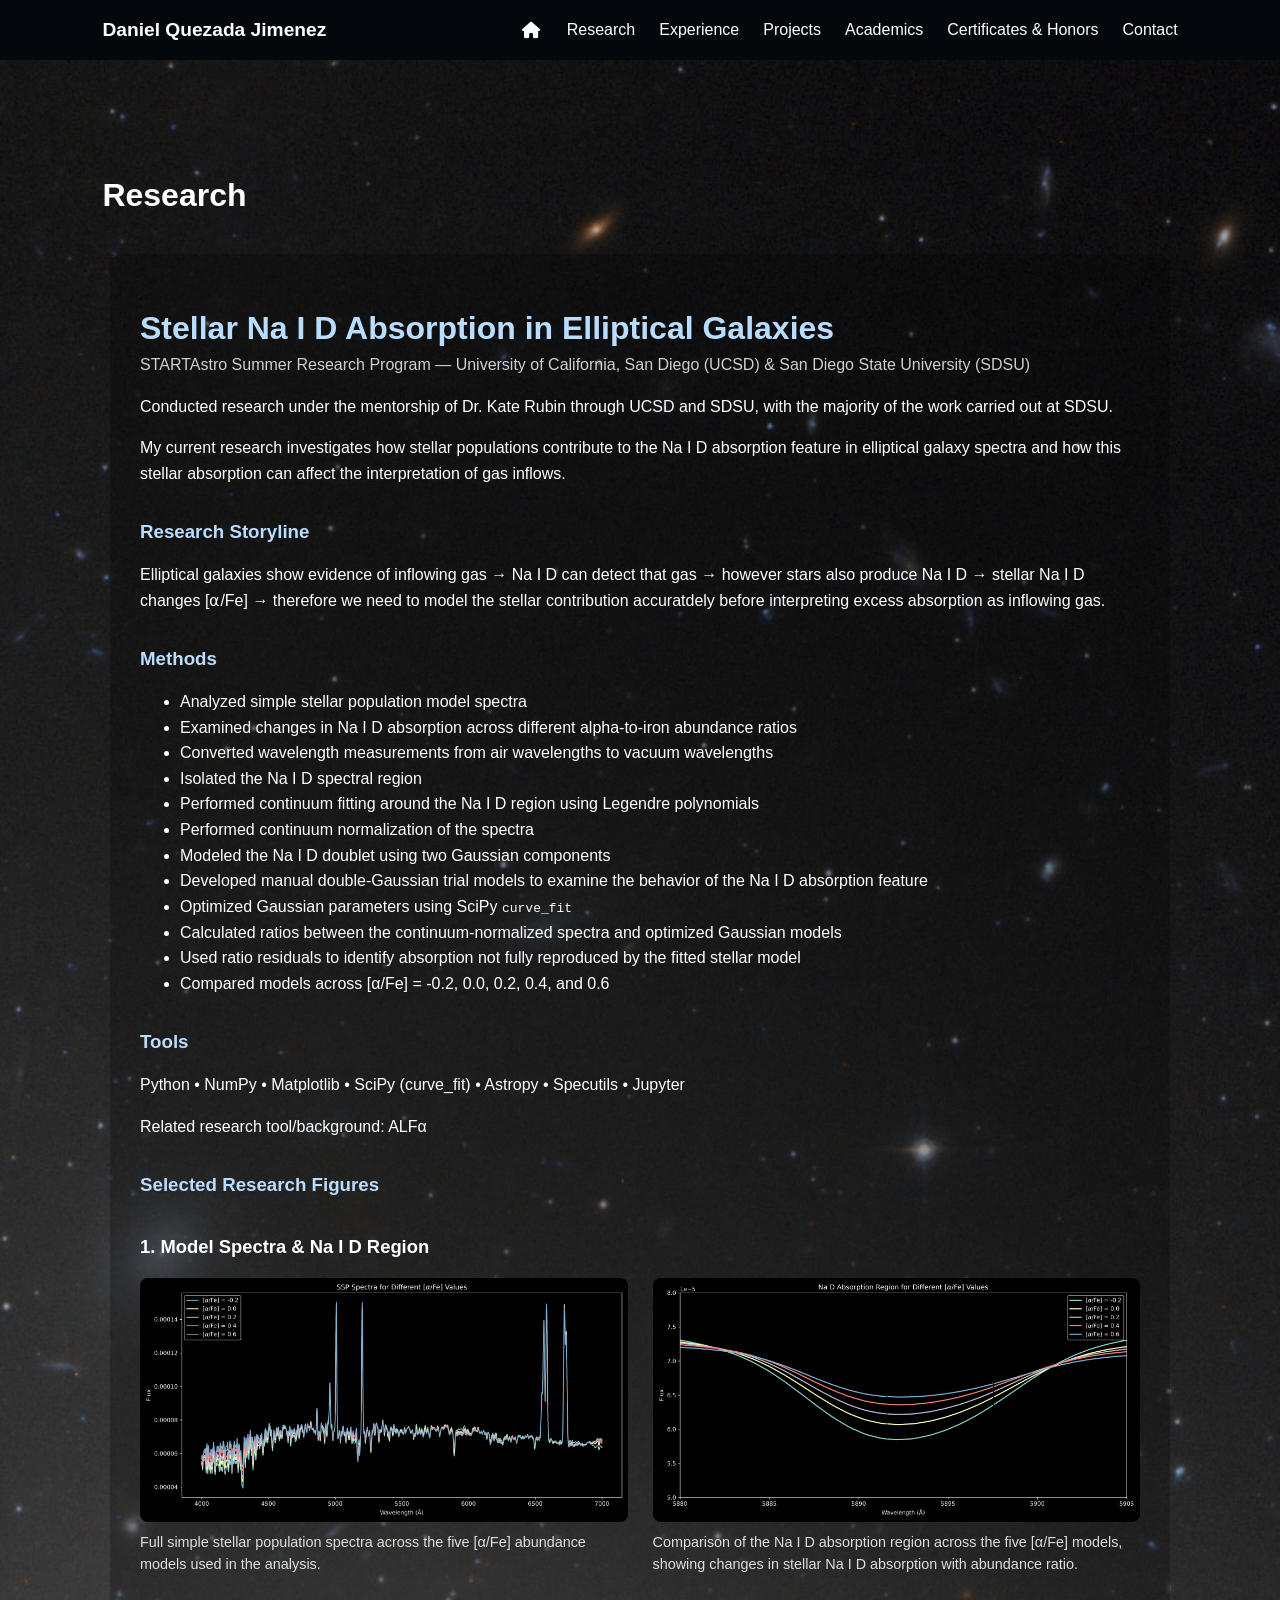
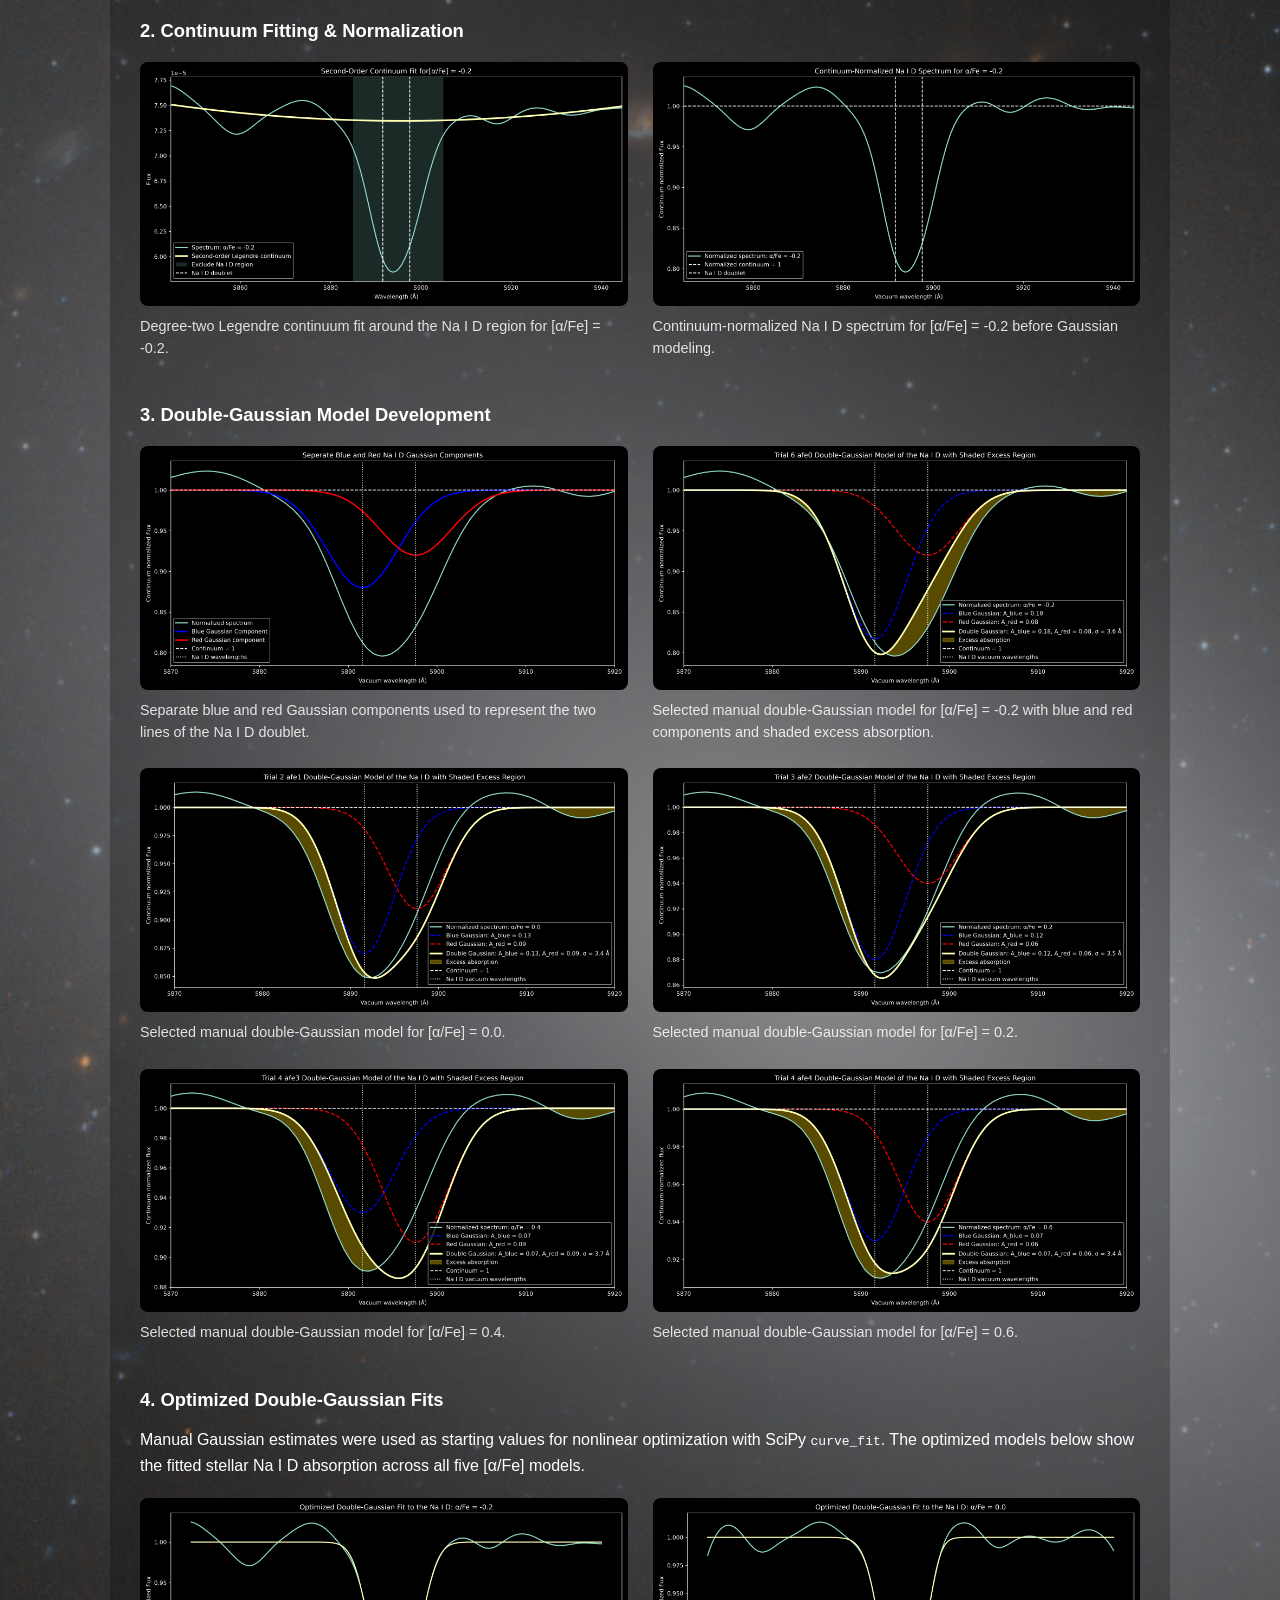
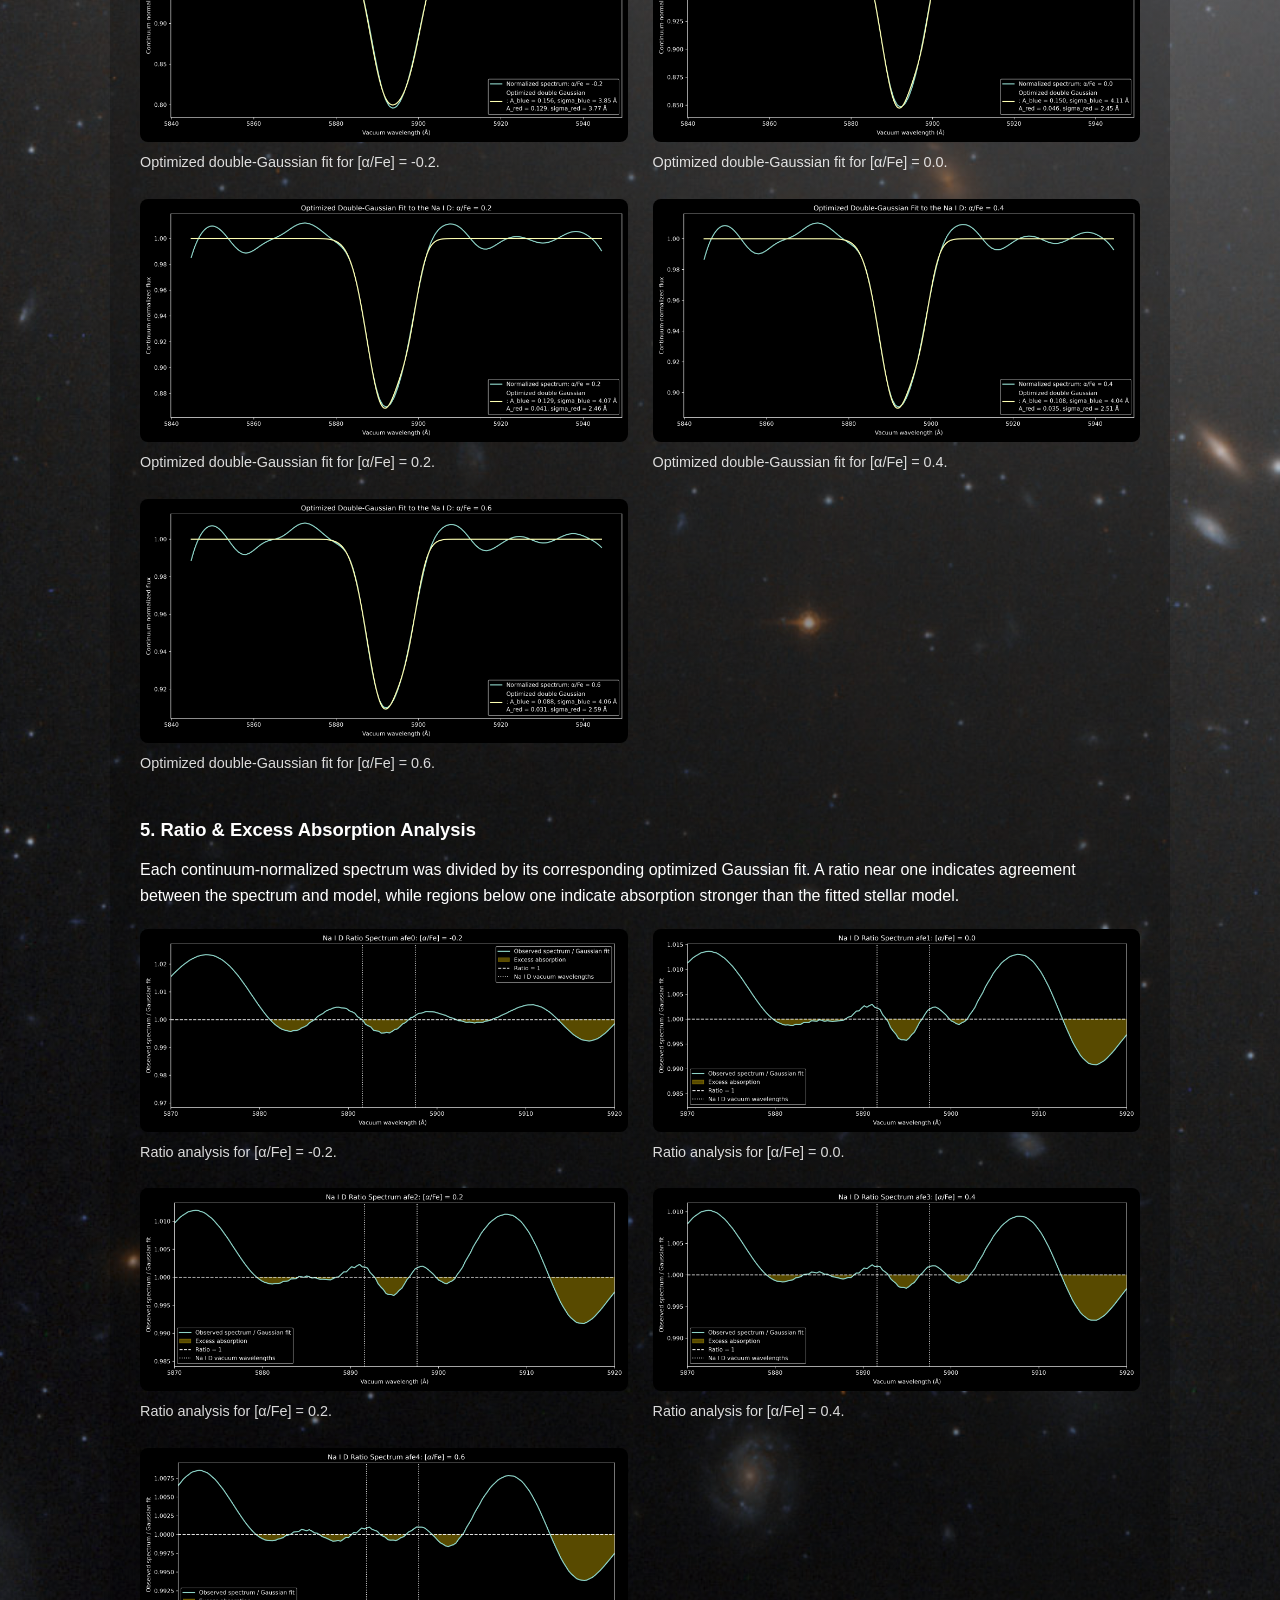
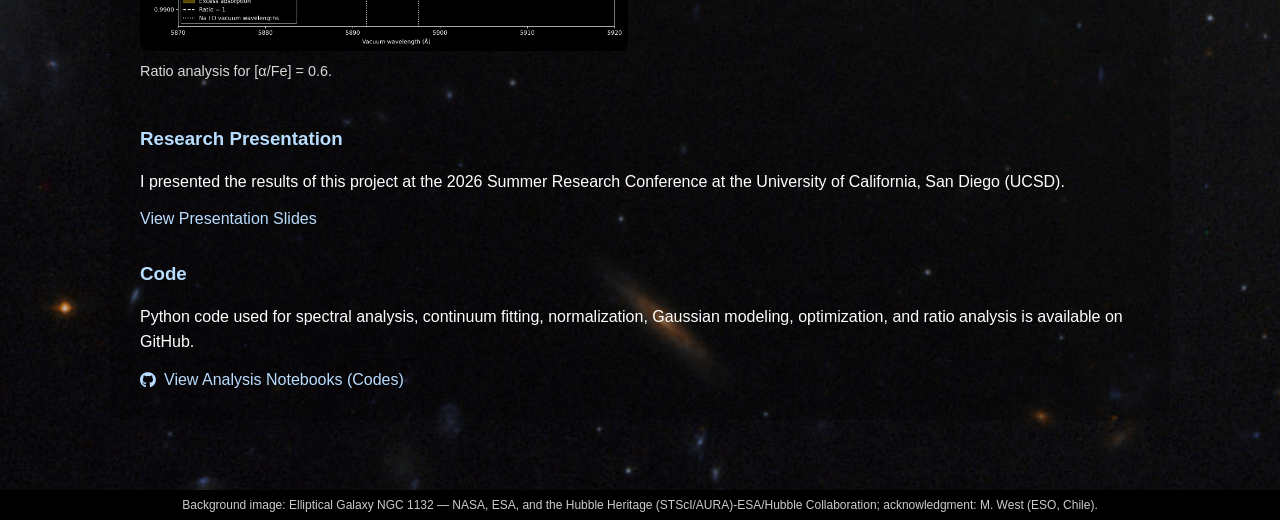
<file: research.html>
<!DOCTYPE html>
<html lang="en">

<head>
    <meta charset="UTF-8">
    <meta name="viewport" content="width=device-width, initial-scale=1.0">

    <title>Research | Daniel Quezada Jimenez</title>

    
                                        <!--MOON FAVICON-->
   
    <link rel="icon" type="image/png" href="Moon-Favicon.png">

                                        <!--FONT AWESOME ICONS-->
    
    <link rel="stylesheet"
          href="https://cdnjs.cloudflare.com/ajax/libs/font-awesome/6.7.2/css/all.min.css">

           
                                            <!--MAIN CSS-->
    
    <link rel="stylesheet" href="style.css">
</head>

<body>


                                                    <!--HEADER-->
    <header>
        <nav>

            <div class="logo">
                Daniel Quezada Jimenez
            </div>

            <div class="nav-links">

                <a href="index.html" class="home-icon">
                    <i class="fa-solid fa-house"></i>
                </a>

                <a href="research.html">Research</a>
                <a href="experience.html">Experience</a>
                <a href="projects.html">Projects</a>
                <a href="academics.html">Academics</a>
                <a href="certifications-honors.html">Certificates & Honors</a>
                <a href="contact.html">Contact</a>

            </div>

        </nav>
    </header>

  
    
                                                    <!--RESEARCH-->
    
    
    <main>

        <section class="research-page">

            <h1>Research</h1>

            <div class="research-project">

                <h2>Stellar Na I D Absorption in Elliptical Galaxies</h2>

                <p class="research-program">
                    STARTAstro Summer Research Program —
                    University of California, San Diego (UCSD) &
                    San Diego State University (SDSU)
                </p>

                <p>
                    Conducted research under the mentorship of Dr. Kate Rubin
                    through UCSD and SDSU, with the majority of the work
                    carried out at SDSU.
                </p>

                <p>
                    My current research investigates how stellar populations
                    contribute to the Na I D absorption feature in elliptical
                    galaxy spectra and how this stellar absorption can affect
                    the interpretation of gas inflows.
                </p>

                                                
                
                                                <!--RESEARCH STORYLINE-->
                
               
                
                <h3>Research Storyline</h3>

                <p>
                    Elliptical galaxies show evidence of inflowing gas → Na I D can detect that gas → however stars also
                    produce Na I D → stellar Na I D changes [⍺/Fe] → therefore we need to model the stellar contribution
                    accuratdely before interpreting excess absorption as inflowing gas.
                </p>

              
                
                
                                                    <!--METHODS-->
                
                
                <h3>Methods</h3>

                <ul>
                    <li>Analyzed simple stellar population model spectra</li>

                    <li>
                        Examined changes in Na I D absorption across different
                        alpha-to-iron abundance ratios
                    </li>

                    <li>
                        Converted wavelength measurements from air wavelengths
                        to vacuum wavelengths
                    </li>

                    <li>Isolated the Na I D spectral region</li>

                    <li>
                        Performed continuum fitting around the Na I D region
                        using Legendre polynomials
                    </li>

                    <li>Performed continuum normalization of the spectra</li>

                    <li>
                        Modeled the Na I D doublet using two Gaussian components
                    </li>

                    <li>
                        Developed manual double-Gaussian trial models to examine
                        the behavior of the Na I D absorption feature
                    </li>

                    <li>
                        Optimized Gaussian parameters using SciPy
                        <code>curve_fit</code>
                    </li>

                    <li>
                        Calculated ratios between the continuum-normalized
                        spectra and optimized Gaussian models
                    </li>

                    <li>
                        Used ratio residuals to identify absorption not fully
                        reproduced by the fitted stellar model
                    </li>

                    <li>
                        Compared models across
                        [α/Fe] = -0.2, 0.0, 0.2, 0.4, and 0.6
                    </li>
                </ul>

            
                
                                            <!--TOOLS-->
                
                        
                <h3>Tools</h3>

                <p>
                    Python • NumPy • Matplotlib • SciPy (curve_fit) •
                    Astropy • Specutils • Jupyter
                </p>

                <p>
                    Related research tool/background: ALFα
                </p>

                <h3>Selected Research Figures</h3>

                

                                            <!--MODEL SPECTRA-->

                
                
                <h4>1. Model Spectra & Na I D Region</h4>

                <div class="research-figures">

                    <figure>

                        <a href="SSP Full Spectrum.png" target="_blank">

                            <img src="SSP Full Spectrum.png"
                                 alt="Full simple stellar population spectra across alpha-to-iron models">

                        </a>

                        <figcaption>
                            Full simple stellar population spectra across the
                            five [α/Fe] abundance models used in the analysis.
                        </figcaption>

                    </figure>

                    <figure>

                        <a href="Na D Absorption Region.png" target="_blank">

                            <img src="Na D Absorption Region.png"
                                 alt="Na I D absorption region across alpha-to-iron abundance models">

                        </a>

                        <figcaption>
                            Comparison of the Na I D absorption region across
                            the five [α/Fe] models, showing changes in stellar
                            Na I D absorption with abundance ratio.
                        </figcaption>

                    </figure>

                </div>

                                               
                
                                                <!--CONTINUUM FITTING-->
                

                <h4>2. Continuum Fitting & Normalization</h4>

                <div class="research-figures">

                    <figure>

                        <a href="Na D Continuum deg2 Fit afe0 vacuum.png"
                           target="_blank">

                            <img src="Na D Continuum deg2 Fit afe0 vacuum.png"
                                 alt="Degree two continuum fit around the Na I D region">

                        </a>

                        <figcaption>
                            Degree-two Legendre continuum fit around the
                            Na I D region for [α/Fe] = -0.2.
                        </figcaption>

                    </figure>

                    <figure>

                        <a href="Na D Normalized Spectrum afe0.png"
                           target="_blank">

                            <img src="Na D Normalized Spectrum afe0.png"
                                 alt="Continuum normalized Na I D spectrum">

                        </a>

                        <figcaption>
                            Continuum-normalized Na I D spectrum for
                            [α/Fe] = -0.2 before Gaussian modeling.
                        </figcaption>

                    </figure>

                </div>

                

                                            <!--MANUAL GAUSSIAN MODELING-->

               
                
                <h4>3. Double-Gaussian Model Development</h4>

                <div class="research-figures">

                    <figure>

                        <a href="Seperate Blue & Red Gaussian Components afe0.png"
                           target="_blank">

                            <img src="Seperate Blue & Red Gaussian Components afe0.png"
                                 alt="Separate blue and red Na I D Gaussian components">

                        </a>

                        <figcaption>
                            Separate blue and red Gaussian components used to
                            represent the two lines of the Na I D doublet.
                        </figcaption>

                    </figure>

                    <figure>

                        <a href="Updated Trial 6 afe0 Na D Double Gaussian with Blue and Red Components and Shaded Excess Region.png"
                           target="_blank">

                            <img src="Updated Trial 6 afe0 Na D Double Gaussian with Blue and Red Components and Shaded Excess Region.png"
                                 alt="Manual double Gaussian trial for alpha-to-iron minus 0.2">

                        </a>

                        <figcaption>
                            Selected manual double-Gaussian model for
                            [α/Fe] = -0.2 with blue and red components
                            and shaded excess absorption.
                        </figcaption>

                    </figure>

                    <figure>

                        <a href="Trial 2 afe1 Na D Double Gaussian with Blue and Red Components and Shaded Excess Region.png"
                           target="_blank">

                            <img src="Trial 2 afe1 Na D Double Gaussian with Blue and Red Components and Shaded Excess Region.png"
                                 alt="Manual double Gaussian trial for alpha-to-iron zero">

                        </a>

                        <figcaption>
                            Selected manual double-Gaussian model for
                            [α/Fe] = 0.0.
                        </figcaption>

                    </figure>

                    <figure>

                        <a href="Trial 3 afe2 Na D Double Gaussian with Blue and Red Components and Shaded Excess Region.png"
                           target="_blank">

                            <img src="Trial 3 afe2 Na D Double Gaussian with Blue and Red Components and Shaded Excess Region.png"
                                 alt="Manual double Gaussian trial for alpha-to-iron 0.2">

                        </a>

                        <figcaption>
                            Selected manual double-Gaussian model for
                            [α/Fe] = 0.2.
                        </figcaption>

                    </figure>

                    <figure>

                        <a href="Trial 4 afe3 Na D Double Gaussian with Blue and Red Components and Shaded Excess Region.png"
                           target="_blank">

                            <img src="Trial 4 afe3 Na D Double Gaussian with Blue and Red Components and Shaded Excess Region.png"
                                 alt="Manual double Gaussian trial for alpha-to-iron 0.4">

                        </a>

                        <figcaption>
                            Selected manual double-Gaussian model for
                            [α/Fe] = 0.4.
                        </figcaption>

                    </figure>

                    <figure>

                        <a href="Trial 4 afe4 Na D Double Gaussian with Blue and Red Components and Shaded Excess Region.png"
                           target="_blank">

                            <img src="Trial 4 afe4 Na D Double Gaussian with Blue and Red Components and Shaded Excess Region.png"
                                 alt="Manual double Gaussian trial for alpha-to-iron 0.6">

                        </a>

                        <figcaption>
                            Selected manual double-Gaussian model for
                            [α/Fe] = 0.6.
                        </figcaption>

                    </figure>

                </div>

                

                                                <!--OPTIMIZED FITS-->

                
                
                <h4>4. Optimized Double-Gaussian Fits</h4>

                <p>
                    Manual Gaussian estimates were used as starting values for
                    nonlinear optimization with SciPy <code>curve_fit</code>.
                    The optimized models below show the fitted stellar Na I D
                    absorption across all five [α/Fe] models.
                </p>

                <div class="research-figures">

                    <figure>
                        <a href="Optimized Double Gaussian Fit afe0.png"
                           target="_blank">

                            <img src="Optimized Double Gaussian Fit afe0.png"
                                 alt="Optimized double Gaussian fit for alpha-to-iron minus 0.2">
                        </a>

                        <figcaption>
                            Optimized double-Gaussian fit for [α/Fe] = -0.2.
                        </figcaption>
                    </figure>

                    <figure>
                        <a href="Optimized Double Gaussian Fit afe1.png"
                           target="_blank">

                            <img src="Optimized Double Gaussian Fit afe1.png"
                                 alt="Optimized double Gaussian fit for alpha-to-iron zero">
                        </a>

                        <figcaption>
                            Optimized double-Gaussian fit for [α/Fe] = 0.0.
                        </figcaption>
                    </figure>

                    <figure>
                        <a href="Optimized Double Gaussian Fit afe2.png"
                           target="_blank">

                            <img src="Optimized Double Gaussian Fit afe2.png"
                                 alt="Optimized double Gaussian fit for alpha-to-iron 0.2">
                        </a>

                        <figcaption>
                            Optimized double-Gaussian fit for [α/Fe] = 0.2.
                        </figcaption>
                    </figure>

                    <figure>
                        <a href="Optimized Double Gaussian Fit afe3.png"
                           target="_blank">

                            <img src="Optimized Double Gaussian Fit afe3.png"
                                 alt="Optimized double Gaussian fit for alpha-to-iron 0.4">
                        </a>

                        <figcaption>
                            Optimized double-Gaussian fit for [α/Fe] = 0.4.
                        </figcaption>
                    </figure>

                    <figure>
                        <a href="Optimized Double Gaussian Fit afe4.png"
                           target="_blank">

                            <img src="Optimized Double Gaussian Fit afe4.png"
                                 alt="Optimized double Gaussian fit for alpha-to-iron 0.6">
                        </a>

                        <figcaption>
                            Optimized double-Gaussian fit for [α/Fe] = 0.6.
                        </figcaption>
                    </figure>

                </div>

                

                                                 <!--RATIO ANALYSIS-->

                
                
                <h4>5. Ratio & Excess Absorption Analysis</h4>

                <p>
                    Each continuum-normalized spectrum was divided by its
                    corresponding optimized Gaussian fit. A ratio near one
                    indicates agreement between the spectrum and model, while
                    regions below one indicate absorption stronger than the
                    fitted stellar model.
                </p>

                <div class="research-figures">

                    <figure>
                        <a href="Na I D Ratio Spectrum afe0.png"
                           target="_blank">

                            <img src="Na I D Ratio Spectrum afe0.png"
                                 alt="Na I D ratio spectrum for alpha-to-iron minus 0.2">
                        </a>

                        <figcaption>
                            Ratio analysis for [α/Fe] = -0.2.
                        </figcaption>
                    </figure>

                    <figure>
                        <a href="Na I D Ratio Spectrum afe1.png"
                           target="_blank">

                            <img src="Na I D Ratio Spectrum afe1.png"
                                 alt="Na I D ratio spectrum for alpha-to-iron zero">
                        </a>

                        <figcaption>
                            Ratio analysis for [α/Fe] = 0.0.
                        </figcaption>
                    </figure>

                    <figure>
                        <a href="Na I D Ratio Spectrum afe2.png"
                           target="_blank">

                            <img src="Na I D Ratio Spectrum afe2.png"
                                 alt="Na I D ratio spectrum for alpha-to-iron 0.2">
                        </a>

                        <figcaption>
                            Ratio analysis for [α/Fe] = 0.2.
                        </figcaption>
                    </figure>

                    <figure>
                        <a href="Na I D Ratio Spectrum afe3.png"
                           target="_blank">

                            <img src="Na I D Ratio Spectrum afe3.png"
                                 alt="Na I D ratio spectrum for alpha-to-iron 0.4">
                        </a>

                        <figcaption>
                            Ratio analysis for [α/Fe] = 0.4.
                        </figcaption>
                    </figure>

                    <figure>
                        <a href="Na I D Ratio Spectrum afe4.png"
                           target="_blank">

                            <img src="Na I D Ratio Spectrum afe4.png"
                                 alt="Na I D ratio spectrum for alpha-to-iron 0.6">
                        </a>

                        <figcaption>
                            Ratio analysis for [α/Fe] = 0.6.
                        </figcaption>
                    </figure>

                </div>
                

                                                     <!--PRESENTATION-->

               
                <h3>Research Presentation</h3>

                <p>
                    I presented the results of this project at the 2026
                    Summer Research Conference at the University of California,
                    San Diego (UCSD).
                </p>

                <a class="research-links"
                    href="STARTastro Final Presentation.pdf"
                    target="_blank">
                    View Presentation Slides
                </a>


                                                <!--CODE-->

                
                <h3>Code</h3>

                <p>
                    Python code used for spectral analysis, continuum fitting,
                    normalization, Gaussian modeling, optimization, and ratio
                    analysis is available on GitHub.
                </p>

                <a class="research-links"
                   href="https://github.com/danielqje/STARTastro-Na-I-D-Research/tree/main/Notebooks"
                   target="_blank">

                    <i class="fa-brands fa-github"></i>
                    View Analysis Notebooks (Codes)

                </a>

            </div>

        </section>

    </main>
    

                                                    <!--FOOTER-->
    

    <footer class="research-footer">
    <p class="image-credit">
        Background image: Elliptical Galaxy NGC 1132 — NASA, ESA, and the Hubble Heritage (STScI/AURA)-ESA/Hubble Collaboration; acknowledgment: M. West (ESO, Chile).
    </p>
</footer>

</body>

</html>
</file>
<file: style.css>
/* GLOBAL*/

html {
    margin: 0;
    padding: 0;

    min-height: 100%;

    background: #05070d; /*Extreme dark blue-black*/

                                  /*KEEPS PAGE WIDTH CONSISTENT BETWEEN PAGES*/
    overflow-y: scroll;
}

body {
    margin: 0;
    padding: 0;

    min-height: 100%;

    font-family: Arial, Helvetica, sans-serif;

    color: white;
    background: #05070d;
}


                                          /*HEADER NAVIGATION*/

header {

    width: 100%;

    margin: 0;

    box-sizing: border-box;

    background: rgba(5, 7, 13, 0.92);

    z-index: 9999;
}

nav {
    width: 100%;
    height: 60px;

    box-sizing: border-box;

    display: flex;

    justify-content: space-between;
    align-items: center;

    padding: 0 8%;
}

.logo {
    font-size: 1.2rem;
    font-weight: bold;

    flex-shrink: 0;

    line-height: 1.2;
}

.nav-links {
    display: flex;

    gap: 24px;

    align-items: center;

    flex-wrap: nowrap;
}

.nav-links a {
    color: white;

    text-decoration: none;

    display: inline-flex;

    align-items: center;

    position: relative;

    white-space: nowrap;

    line-height: 1;
}

.nav-links a:not(.home-icon) {
    transition: transform 0.2s ease;
}

.nav-links a:not(.home-icon):hover {
    text-decoration: underline;

    transform: scale(1.05);
}


                                                /*HOME ICON*/

.home-icon {
    width: 22px;
    height: 24px;

    display: flex;

    align-items: center;
    justify-content: center;

    position: relative;

    text-decoration: none;
}

.home-icon i {
    font-size: 16.5px;

    transition: transform 0.2s ease;
}

.home-icon:hover i {
    transform: scale(1.15);
}

.home-icon::after {
    content: "";

    position: absolute;

    left: 0;
    right: 2px;
    bottom: 0px;

    height: 1.5px;

    background: white;

    transform: scaleX(0);

    transition: transform 0.2s ease;
}

.home-icon:hover::after {
    transform: scaleX(1);
}


                                                   /*HOME PAGE*/

.hero {
    min-height: 100vh;

    padding: 65px 8% 80px 8%;

    display: grid;

    grid-template-columns: 220px 1fr;

    gap: 60px;

    align-items: start;

    background:
        linear-gradient(
            rgba(4, 7, 15, 0),
            rgba(4, 7, 15, 0)
        ),
        url("Crab Nebula.jpg");

    background-size: cover;

    background-position: center 50%;

    background-repeat: no-repeat;
}

.profile-column {
    text-align: center;

    justify-self: start;

    width: 220px;

    position: relative;

    top: 25px;
    left: 3.2px;
}

.profile-photo {
    width: 180px;
    height: 180px;

    border-radius: 50%;

    margin: 0 auto -30px auto;

    overflow: hidden;

    background: rgba(255, 255, 255, 0.12);

    border: 2px solid rgba(255, 255, 255, 0.35);

    display: flex;

    align-items: center;
    justify-content: center;
}

.profile-photo img {
    width: 100%;
    height: 100%;

    object-fit: cover;

    border-radius: 50%;
}

.profile-column h1 {
    font-size: 1.4rem;

    font-weight: 500;

    margin-bottom: 8px;

    text-align: center;
}

.profile-info {
    position: relative;

    padding: 18px 20px;

    margin: 0 auto;

    width: fit-content;

    z-index: 1;
}

.profile-info::before {
    content: "";

    position: absolute;

    top: 40px;
    left: 0;
    right: 0;
    bottom: 15px;

    background: rgba(0, 0, 0, 0.60);

    border-radius: 12px;

    z-index: -1;
}

.profile-text {
    position: relative;

    margin-bottom: 0;
}

.title {
    font-weight: 500;

    font-size: 1.4rem;
}

.social-links a {
    color: #b9ddff; /*Icy blue*/

    text-decoration: none;

    display: inline-block;

    transition: transform 0.2s ease;
}

.social-links a:hover {
    text-decoration: underline;

    transform: scale(1.08);
}

.about-column {
    background: rgba(5, 10, 20, 0.60);

    padding: 35px;
}

.about-column h2 {
    font-size: 2rem;

    margin-top: 0;
}

.info-grid {
    display: grid;

    grid-template-columns: 1fr 1fr;

    gap: 60px;

    margin-top: 35px;

    align-items: start;
}


                                             /*GENERAL PAGE STYLE*/

section:not(.hero):not(.research-page) {
    max-width: 1000px;

    margin: 0 auto;

    padding: 70px 8%;
}

section h2 {
    font-size: 2rem;
}

section h3 {
    color: #b9ddff;
}

a {
    color: #8ecbff; /*Sky blue*/
}

.cap {
    margin-right: 11px;

    font-size: 15px;

    color: white;
}


                                             /*CONTACT PAGE*/

.contact-page {
    max-width: 900px;

    margin: 0 auto;

    padding: 90px 8% 70px;
}

.contact-page h1 {
    font-size: 2rem;
}

.contact-links {
    display: flex;

    flex-direction: column;

    gap: 18px;

    margin-top: 30px;
}

.contact-links a {
    color: #b9ddff;

    text-decoration: none;

    width: fit-content;

    display: inline-flex;

    align-items: center;

    gap: 10px;

    transition: transform 0.2s ease;
}

.contact-links a:hover {
    text-decoration: underline;

    transform: scale(1.05);
}


                                                   /*RESEARCH PAGE*/

.research-page {
    min-height: 100vh;

    margin: 0;

    padding: 90px 8% 70px;

    background:
        linear-gradient(
            rgba(5, 7, 13, 0.25),
            rgba(5, 7, 13, 0.25)
        ),
        url("Elliptical Galaxy.jpg");

    background-size: cover;

    background-position: center;

    background-repeat: no-repeat;

    background-attachment: scroll;
}

.research-page h1 {
    font-size: 2rem;
}

.research-project {
    max-width: 1000px;

    margin: 40px auto 0 auto;

    background: rgba(0, 0, 0, 0.25);

    padding: 30px;

    border-radius: 12px;
}

.research-project h2 {
    color: #b9ddff;

    margin-bottom: 5px;
}

.research-project h3 {
    color: #b9ddff;

    margin-top: 35px;
}

.research-project h4 {
    margin-top: 40px;

    margin-bottom: 15px;

    font-size: 1.15rem;

    color: white;
}

.research-program {
    opacity: 0.8;

    margin-top: 0;
}

.research-project p,
.research-project li {
    line-height: 1.6;
}


                                                /*RESEARCH FIGURES*/

.research-figures {
    display: grid;

    grid-template-columns: repeat(2, 1fr);

    gap: 25px;

    margin-top: 20px;

    margin-bottom: 45px;
}

.research-figures figure {
    margin: 0;
}

.research-figures a {
    display: block;
}

.research-figures img {
    width: 100%;

    height: auto;

    display: block;

    border-radius: 8px;

    transition: transform 0.2s ease;
}

.research-figures img:hover {
    transform: scale(1.03);
}

.research-figures figcaption {
    margin-top: 10px;

    font-size: 0.9rem;

    line-height: 1.5;

    opacity: 0.85;
}


                                                         /*RESEARCH LINKs*/

.research-links {
    color: #b9ddff;

    text-decoration: none;

    display: inline-flex;

    align-items: center;

    gap: 8px;

    transition: transform 0.2s ease;
}

.research-links:hover {
    text-decoration: underline;

    transform: scale(1.05);
}


                                                   /*EXPERIENCE PAGE*/

.experience-page {
    min-height: 100vh;

    margin: 0;

    background:
        linear-gradient(
            rgba(5, 7, 13, 0),
            rgba(5, 7, 13, 0)
        ),
        url("The Moon.jpg");

    background-size: cover;

    background-position: center;

    background-repeat: no-repeat;

    background-attachment: scroll;
}

      /*Makes the NCAS card slightly wider than the regular project card because it has more content.*/

.experience-project-card {
    max-width: 850px;
}


                                                /*MISSION SECTIONS*/

.experience-mission {
    margin-top: 35px;

    padding-top: 30px;

    border-top: 1px solid rgba(255, 255, 255, 0.22);
}


                           /*Removes the large top margin normally applied to project card headings.*/

.experience-mission > h3:first-of-type {
    margin-top: 0;
}


                                          /*MISSION 1 & 2 LABELS*/

.experience-mission-label {
    display: inline-block;

    margin-top: 0;

    margin-bottom: 12px;

    padding: 6px 14px;

    color: black;

    background: white;

    border-radius: 20px;

    font-size: 0.8rem;

    font-weight: bold;

    letter-spacing: 1px;

    text-transform: uppercase;
}


                                          /*EXPERIENCE PARAGRAPHS*/

.experience-mission .project-description {
    margin-bottom: 20px;
}


                                          /*EXPERIENCE SKILLS*/

.experience-skills-section {
    padding-bottom: 0;
}


                           /*Removes the bottom margin from the last set of skill tags.*/

.experience-skills-section .project-tags {
    margin-bottom: 0;
}




                                          /*CERTIFICATES & HONORS PAGE*/

.credentials-page {
    min-height: 100vh;

    padding: 90px 8%;

    background:
        linear-gradient(
            rgba(5, 7, 13, 0.25),
            rgba(5, 7, 13, 0.25)
        ),
        url("Night Sky.jpg");

    background-size: cover;

    background-position: center;

    background-repeat: no-repeat;

    background-attachment: scroll;
}


                                          /*CREDENTIALS INTRO*/

.credentials-intro {
    max-width: 850px;

    margin-bottom: 70px;
}

.credentials-intro h1 {
    font-size: 3rem;

    margin-top: 5px;

    margin-bottom: 20px;
}

.credentials-intro > p:last-child {
    font-size: 1.05rem;

    line-height: 1.8;

    color: white;
}


                                                /*SMALL LABELS*/

.section-label {
    font-size: 0.75rem;

    letter-spacing: 2px;

    text-transform: uppercase;

    color: #a8a8a8; /*Darkgray*/

    margin-bottom: 5px;
}


                                             /*CREDENTIAL SECTIONS*/

.credentials-section {
    margin-bottom: 85px;
}

.credentials-heading {
    margin-bottom: 30px;
}

.credentials-heading h2 {
    margin: 0;

    font-size: 1.8rem;
}


                                             /*CERTIFICATES*/

.certificate-grid {
    display: grid;

    grid-template-columns: repeat(2, 1fr);

    gap: 30px;
}

.certificate-card {
    padding: 30px;

    background: rgba(8, 10, 18, 0.78);

    border: 1px solid rgba(255, 255, 255, 0.12);

    border-radius: 12px;

    transition:
        transform 0.25s ease,
        border-color 0.25s ease,
        background 0.25s ease;
}

.certificate-card:hover {
    transform: translateY(-5px);

    border-color: rgba(255, 255, 255, 0.35);

    background: rgba(12, 15, 26, 0.92);
}

.credential-type {
    font-size: 0.7rem;

    letter-spacing: 1.5px;

    color: #a5a5a5; /*Darkgray*/

    margin: 0 0 8px 0;
}

.certificate-card h3,
.honor-card h3 {
    font-size: 1.3rem;

    margin: 0 0 8px 0;
}

.credential-organization {
    font-weight: bold;

    margin-bottom: 12px;
}

.credential-date {
    font-size: 0.9rem;

    color: #a8a8a8;

    margin-top: -5px;

    margin-bottom: 15px;
}

.credential-description {
    color: white;

    line-height: 1.7;

    margin-bottom: 20px;
}


                                             /*CERTIFICATE IMAGES*/

.certificate-preview {
    margin-top: 25px;
}

.certificate-preview a {
    display: block;
}

.certificate-preview img {
    width: 100%;

    display: block;

    border-radius: 7px;

    border: 1px solid rgba(255, 255, 255, 0.15);

    transition:
        transform 0.25s ease,
        border-color 0.25s ease;
}

.certificate-preview img:hover {
    transform: scale(1.02);

    border-color: rgba(255, 255, 255, 0.4);

    cursor: pointer;
}

.certificate-caption {
    text-align: center;

    font-size: 0.75rem;

    color: #999999; /*Gray*/

    margin-top: 10px;
}


                                                      /*HONORS*/

.honors-grid {
    display: grid;

    grid-template-columns: repeat(2, 1fr);

    gap: 25px;
}

.honor-card {
    padding: 30px;

    background: rgba(8, 10, 18, 0.72);

    border: 1px solid rgba(255, 255, 255, 0.12);

    border-radius: 12px;

    transition:
        transform 0.25s ease,
        border-color 0.25s ease,
        background 0.25s ease;
}

.honor-card:hover {
    transform: translateY(-5px);

    border-color: rgba(255, 255, 255, 0.35);

    background: rgba(12, 15, 26, 0.9);
}


                                                   /*ACADEMICS PAGE*/

.academics-page {
    min-height: 100vh;

    background:
        linear-gradient(
            rgba(5, 7, 13, 0.20),
            rgba(5, 7, 13, 0.20)
        ),
        url("Black Hole.jpg");

    background-size: cover;

    background-position: center;

    background-repeat: no-repeat;

    background-attachment: scroll;
}

.academics-container {
    padding: 90px 8% 70px;

    color: white;
}

.academics-intro {
    max-width: 900px;

    margin: 0 auto 60px auto;

    text-align: center;
}

.academics-intro h1 {
    font-size: 3rem;

    margin-bottom: 20px;
}

.academics-intro p {
    font-size: 1.1rem;

    line-height: 1.8;

    color: white;
}


                                          /*ACADEMICS SECTION TITLES*/

.education-section h2,
.coursework-section h2 {
    text-align: center;

    font-size: 2rem;

    margin-bottom: 30px;
}


                                                /*EDUCATION SECTION*/

.education-section {
    max-width: 1000px;

    margin: 0 auto 70px auto;
}

.education-card {
    background: rgba(0, 0, 0, 0.65);

    padding: 30px;

    margin-bottom: 25px;

    border-radius: 12px;

    transition: transform 0.3s ease;
}

.education-card:hover {
    transform: translateY(-5px);
}

.education-card h3 {
    font-size: 1.5rem;

    margin-bottom: 15px;

    color: white;
}

.degree {
    font-size: 1.1rem;

    font-weight: bold;

    margin-bottom: 8px;

    color: white;
}

.minor {
    font-size: 1rem;

    margin-bottom: 8px;

    color: white;
}

.education-date {
    font-size: 0.95rem;

    color: #cccccc; /*Lightgray*/
}


                                                /*COURSEWORK SECTION*/

.coursework-section {
    max-width: 1200px;

    margin: 0 auto 70px auto;
}

.coursework-grid {
    display: grid;

    grid-template-columns:
        repeat(auto-fit, minmax(230px, 1fr));

    gap: 25px;
}

.coursework-card {
    background: rgba(0, 0, 0, 0.65);

    padding: 30px;

    border-radius: 12px;

    transition:
        transform 0.3s ease,
        background 0.3s ease;
}

.coursework-card:hover {
    transform: translateY(-5px);

    background: rgba(0, 0, 0, 0.8);
}

.coursework-card h3 {
    font-size: 1.35rem;

    margin-bottom: 15px;

    color: white;
}

.coursework-card ul {
    padding-left: 20px;

    line-height: 1.9;
}

.coursework-card li {
    color: white;
}


                                                /*PROJECTS PAGE*/

.projects-body {
    margin: 0;

    min-height: 100vh;

    background:
        linear-gradient(
            rgba(5, 7, 13, 0.20),
            rgba(5, 7, 13, 0.20)
        ),
        url("Neutron Star.jpg");

    background-size: cover;

    background-position: center;

    background-repeat: no-repeat;

    background-attachment: scroll;
}


                                                /*MAIN PROJECTS PAGE*/

.projects-page {
    min-height: 100vh;

    padding: 120px 8% 40px;

    box-sizing: border-box;
}

.projects-section {
    max-width: 1000px;

    margin: 0 auto;
}


                                                /*PROJECTS HEADING*/

.projects-heading {
    text-align: center;

    margin-bottom: 50px;
}

.projects-heading h1 {
    color: white;

    font-size: 3rem;

    margin-bottom: 10px;
}

.projects-heading p {
    color: white;

    font-size: 1.1rem;

    line-height: 1.6;
}


                                                   /*PROJECT CARD*/

.project-card {
    max-width: 800px;

    margin: 0 auto;

    padding: 35px;

    background: rgba(0, 0, 0, 0.75);

    border-radius: 15px;
}


                                                   /*PROJECT TITLE*/

.project-content h2 {
    color: white;

    font-size: 1.8rem;

    margin-bottom: 8px;
}


                                                      /*PROJECT TYPE*/

.project-type {
    color: #bdbdbd; /*Silver*/

    font-size: 0.95rem;

    margin-bottom: 20px;
}


                                             /*PROJECT DESCRIPTION*/

.project-description {
    color: white;

    line-height: 1.7;

    margin-bottom: 25px;
}


                                             /*PROJECT SUBHEADINGS*/

.project-content h3 {
    color: white;

    margin-bottom: 12px;
}


                                                   /*TOOLS TAGS*/

.project-tags {
    display: flex;

    flex-wrap: wrap;

    gap: 10px;

    margin-bottom: 30px;
}

.project-tags span {
    color: white;

    background: rgba(255, 255, 255, 0.12);

    padding: 7px 14px;

    border-radius: 20px;

    font-size: 0.9rem;
}


                                                      /*PROJECT HIGHLIGHTS*/

.project-highlights ul {
    padding-left: 20px;

    margin-bottom: 30px;
}

.project-highlights li {
    color: white;

    line-height: 1.7;

    margin-bottom: 8px;
}


                                                /*PROJECT LINKS*/

.project-links {
    display: flex;

    gap: 15px;

    flex-wrap: wrap;
}

.project-button {
    display: inline-flex;

    align-items: center;

    gap: 8px;

    padding: 10px 18px;

    background: white;

    color: black;

    text-decoration: none;

    border-radius: 7px;

    font-weight: 600;

    transition: 0.3s;
}

.project-button:hover {
    transform: translateY(-2px);

    background: #dddddd; /*gainsboro*/
}


                                                   /*FOOTER*/

footer {
    width: 100%;

    box-sizing: border-box;

    text-align: center;

    padding: 8px 8%;

    background: rgba(0, 0, 0, 1);
}

.image-credit {
    margin: 0;

    font-size: 0.75rem;

    color: white;

    opacity: 0.8;

    background: transparent;
}


                                                      /*MOBILE VIEW*/

@media (max-width: 800px) {

    .hero {
        grid-template-columns: 1fr;

        text-align: center;
    }

    .profile-column {
        justify-self: center;

        width: 100%;

        top: 0;
        left: 0;
    }

    .info-grid {
        grid-template-columns: 1fr;

        gap: 30px;

        text-align: left;
    }

    .research-project {
        padding: 20px;
    }

    .research-figures {
        grid-template-columns: 1fr;
    }

    .academic-experience {
        padding: 20px;
    }

    .academic-skills {
        justify-content: center;
    }

}


                                                /*CERTIFICATES MOBILE*/

@media (max-width: 900px) {

    .certificate-grid,
    .honors-grid {
        grid-template-columns: 1fr;
    }

}


@media (max-width: 800px) {

    .credentials-page {
        padding: 90px 6% 60px;
    }

    .credentials-intro h1 {
        font-size: 2.3rem;
    }

}


@media (max-width: 500px) {

    .certificate-card,
    .honor-card {
        padding: 22px;
    }

}


                                                /*ACADEMICS MOBILE*/

@media (max-width: 768px) {

    .academics-container {
        padding: 90px 6% 50px;
    }

    .academics-intro h1 {
        font-size: 2.3rem;
    }

    .coursework-grid {
        grid-template-columns: 1fr;
    }

}


                                                      /*HEADER MOBILE*/

@media (max-width: 800px) {

    html,
    body {
        width: 100%;
        max-width: 100%;
        overflow-x: hidden;
    }

    header {
        position: relative;
        width: 100%;
        box-sizing: border-box;
    }

    nav {
        width: 100%;
        padding: 15px 20px;
        box-sizing: border-box;

        display: flex;
        flex-direction: column;
        align-items: flex-start;

        gap: 12px;
    }

    .logo {
        width: 100%;
        font-size: 1rem;
    }

    .nav-links {
        width: 100%;

        display: flex;
        flex-wrap: wrap;
        justify-content: flex-start;

        gap: 10px 18px;
    }

    .nav-links a {
        font-size: 0.85rem;
    }

}
</file>
